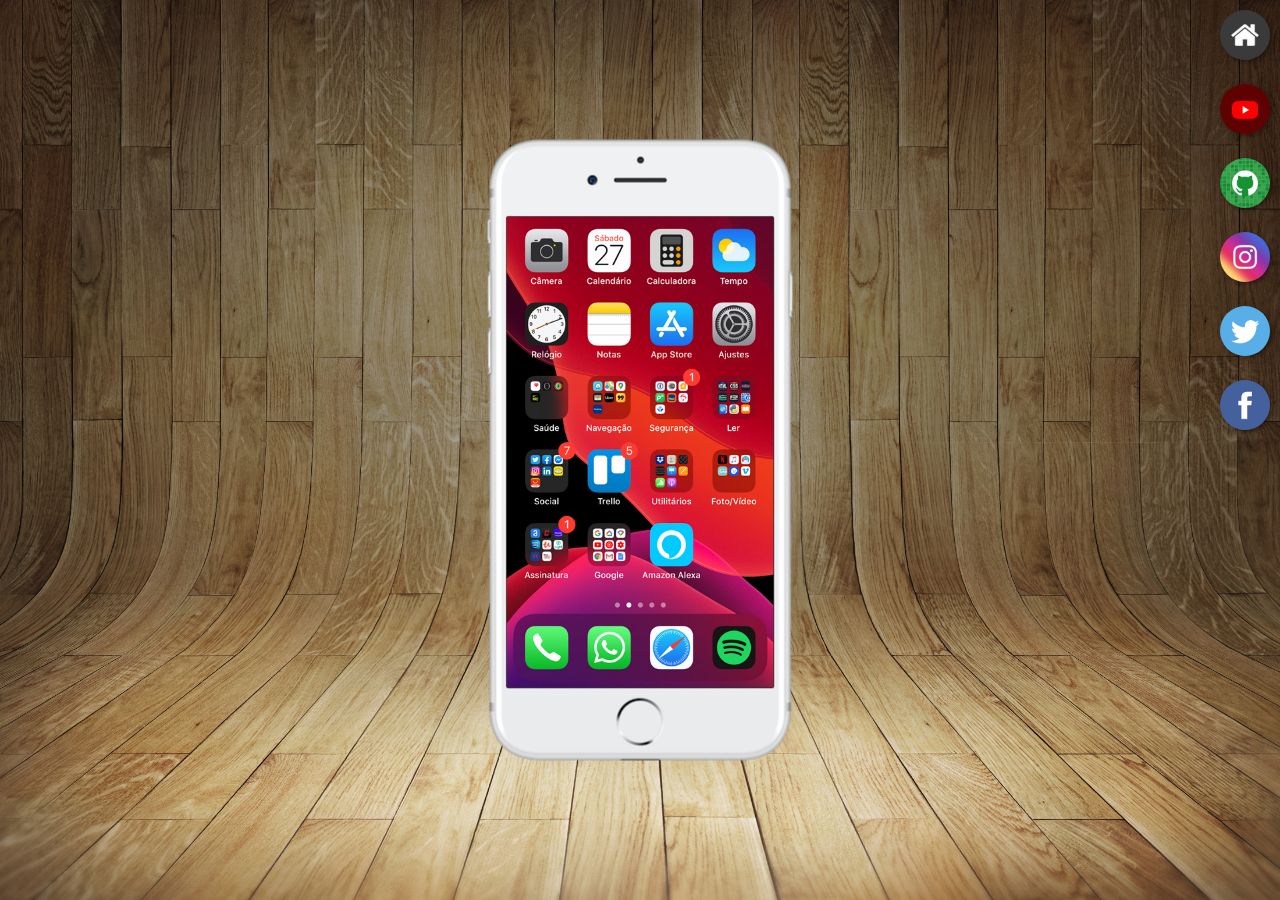
<file: index.html>
<!DOCTYPE html>
<html lang="pt-br">
<head>
    <meta charset="UTF-8">
    <meta name="viewport" content="width=device-width, initial-scale=1.0">
    <link rel="shortcut icon" href="favicon.ico" type="image/x-icon">
    <link rel="stylesheet" href="estilos/style.css">
    <title>Projeto Redes Sociais</title>
</head>
<body>
    <main>
        <section id="telefone">
            <iframe src="home.html" name="tela" id="tela" frameborder="0"></iframe>
        </section>
        <section id="redes-sociais">
            <a href="home.html" target="tela"><img src="imagens/logo-home.jpg" alt="Home"></a><br>
            <a href="youtube.html" target="tela"><img src="imagens/logo-youtube.jpg" alt="Youtube"></a><br>
            <a href="github.html" target="tela"><img src="imagens/logo-github.jpg" alt="GitHub"></a><br>
            <a href="instagram.html" target="tela"><img src="imagens/logo-instagram.jpg" alt="Instagram"></a><br>
            <a href="twitter.html" target="tela"><img src="imagens/logo-twitter.jpg" alt="Twitter"></a><br>
            <a href="facebook.html" target="tela"><img src="imagens/logo-facebook.jpg" alt="Facebook"></a>

        </section>
    </main>
</body>
</html>
</file>
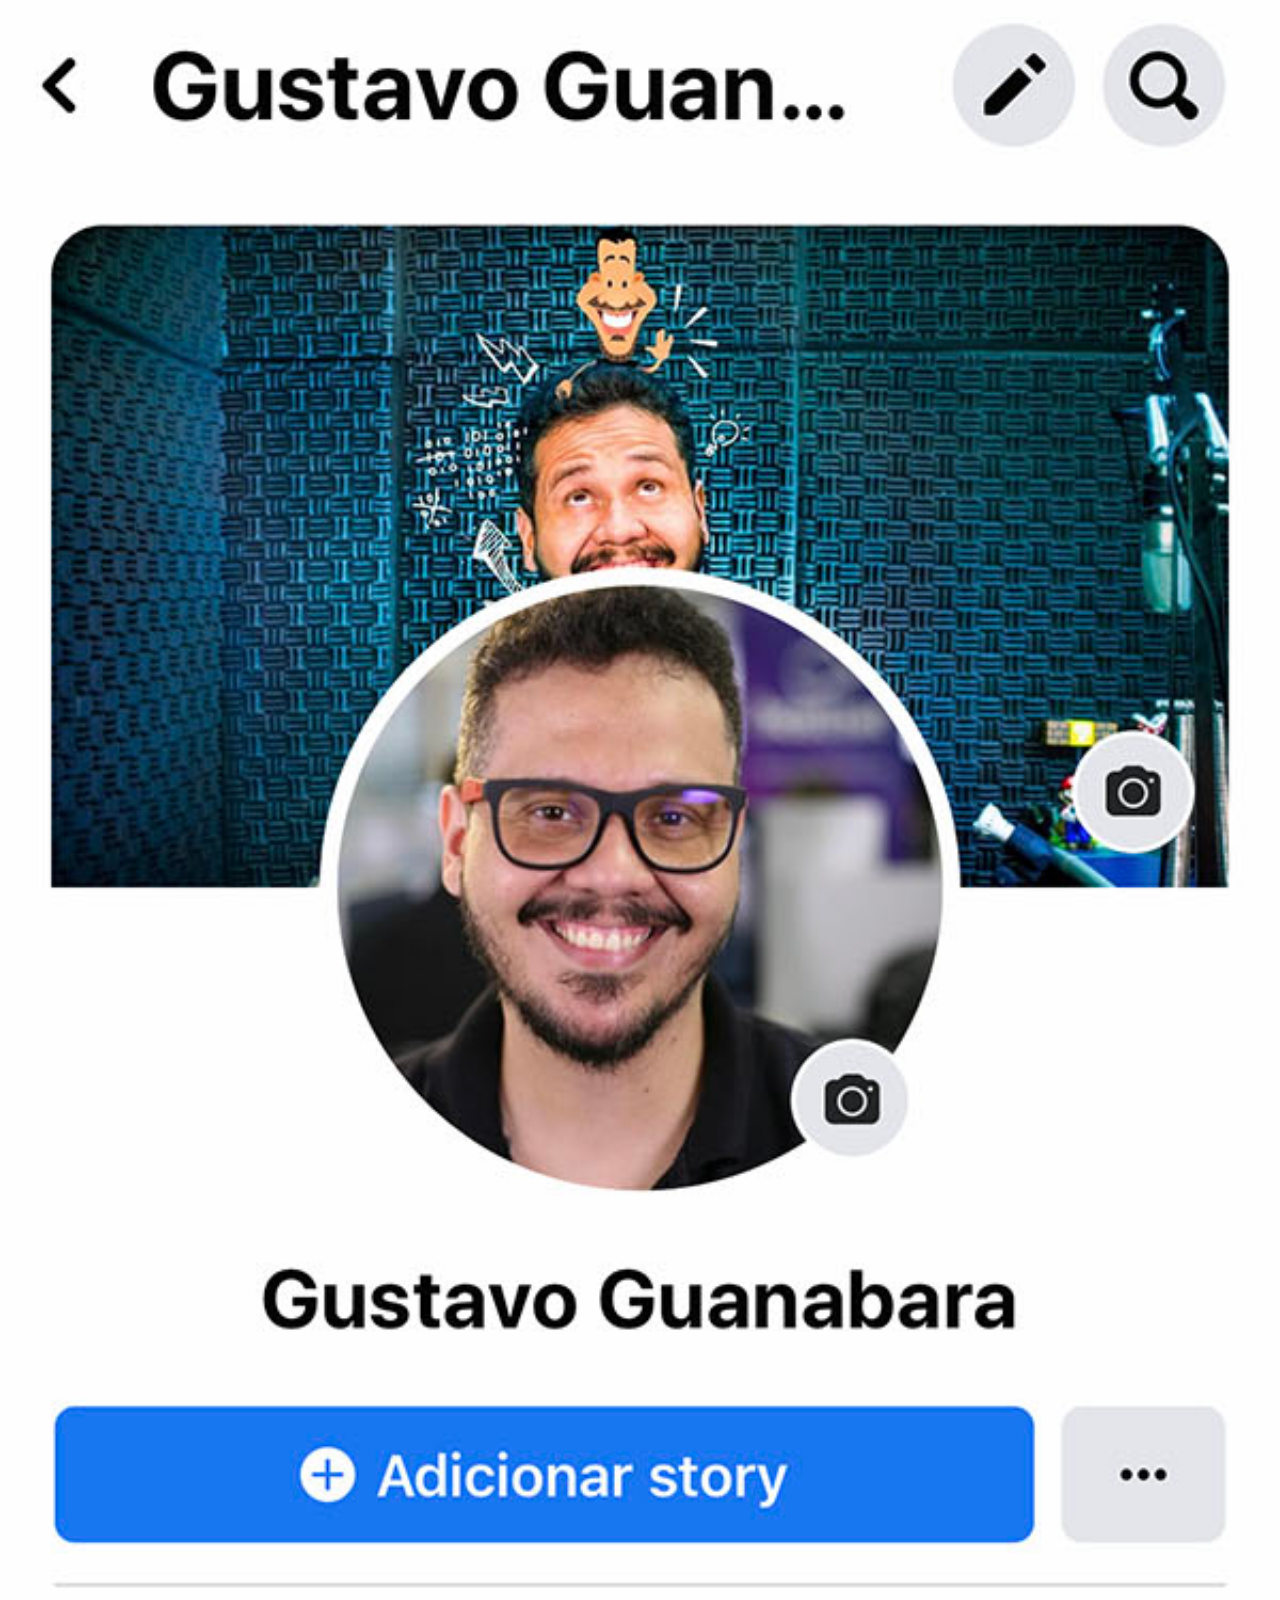
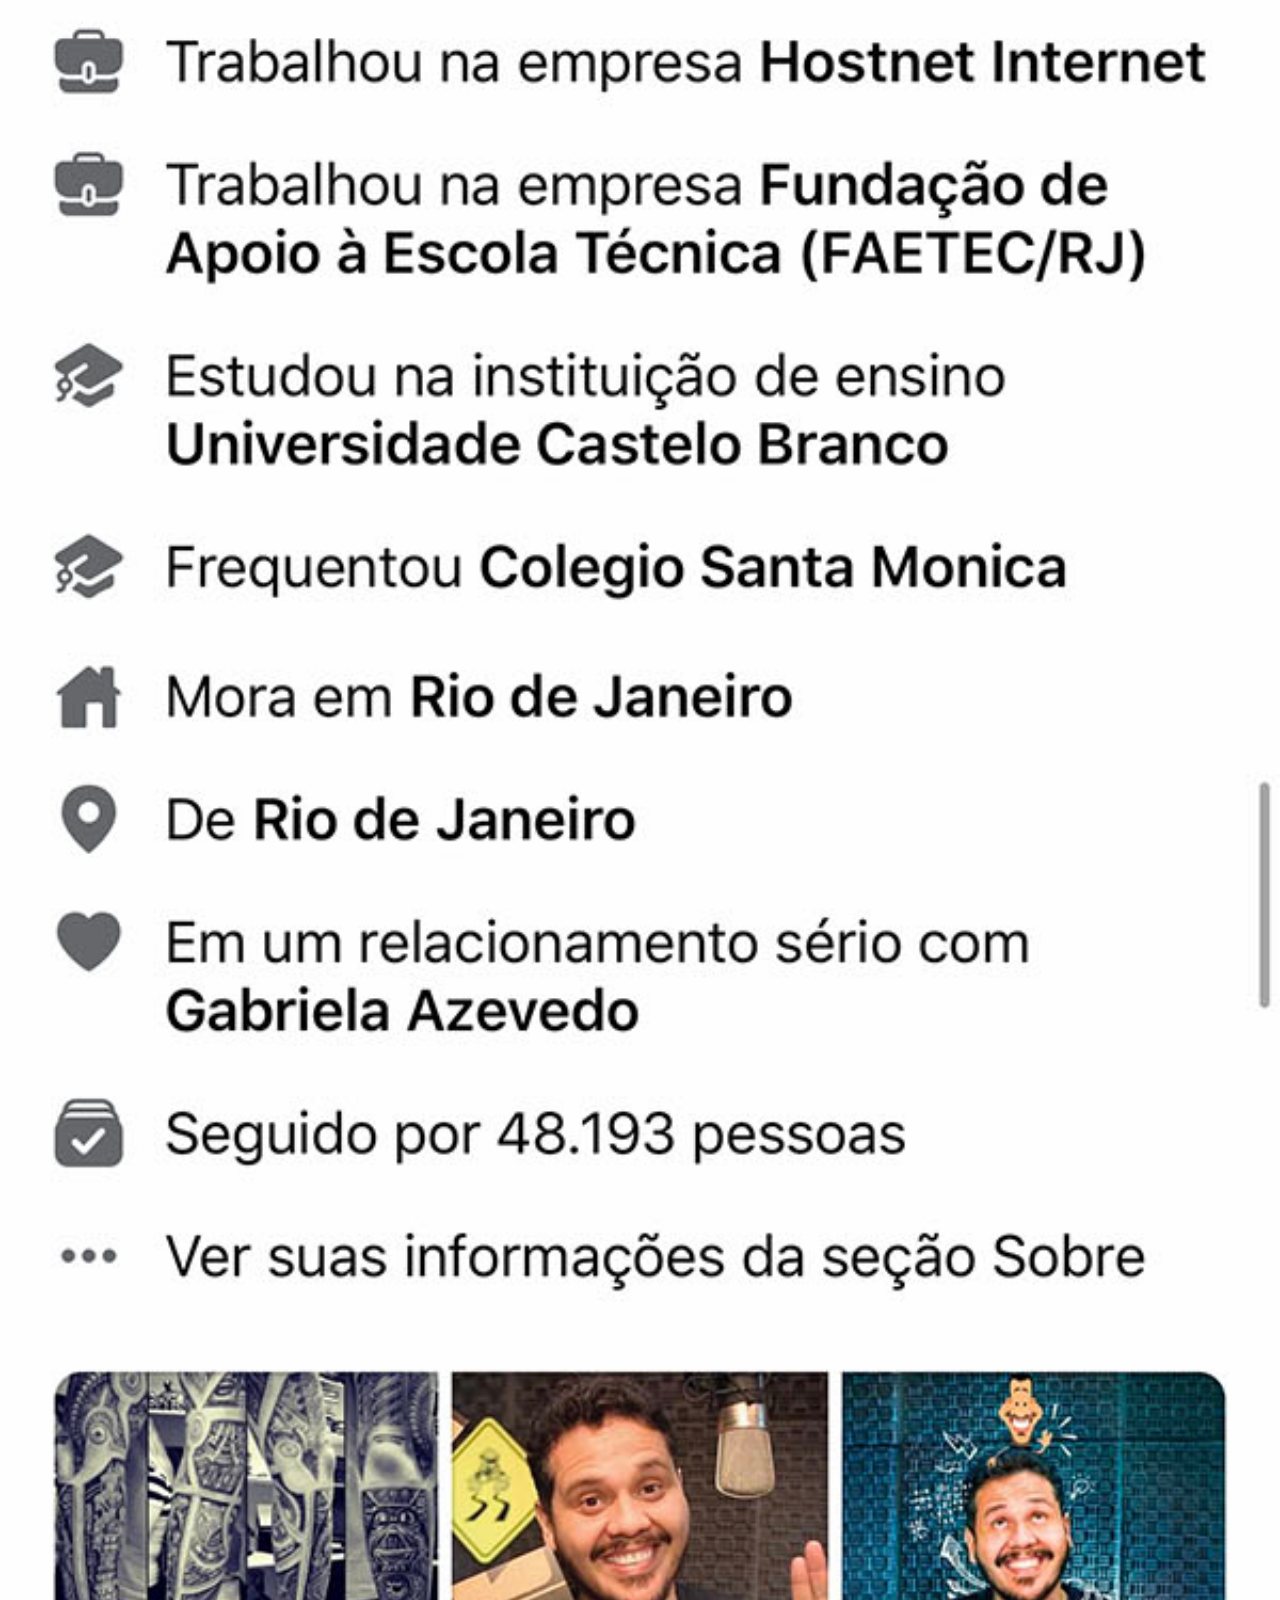
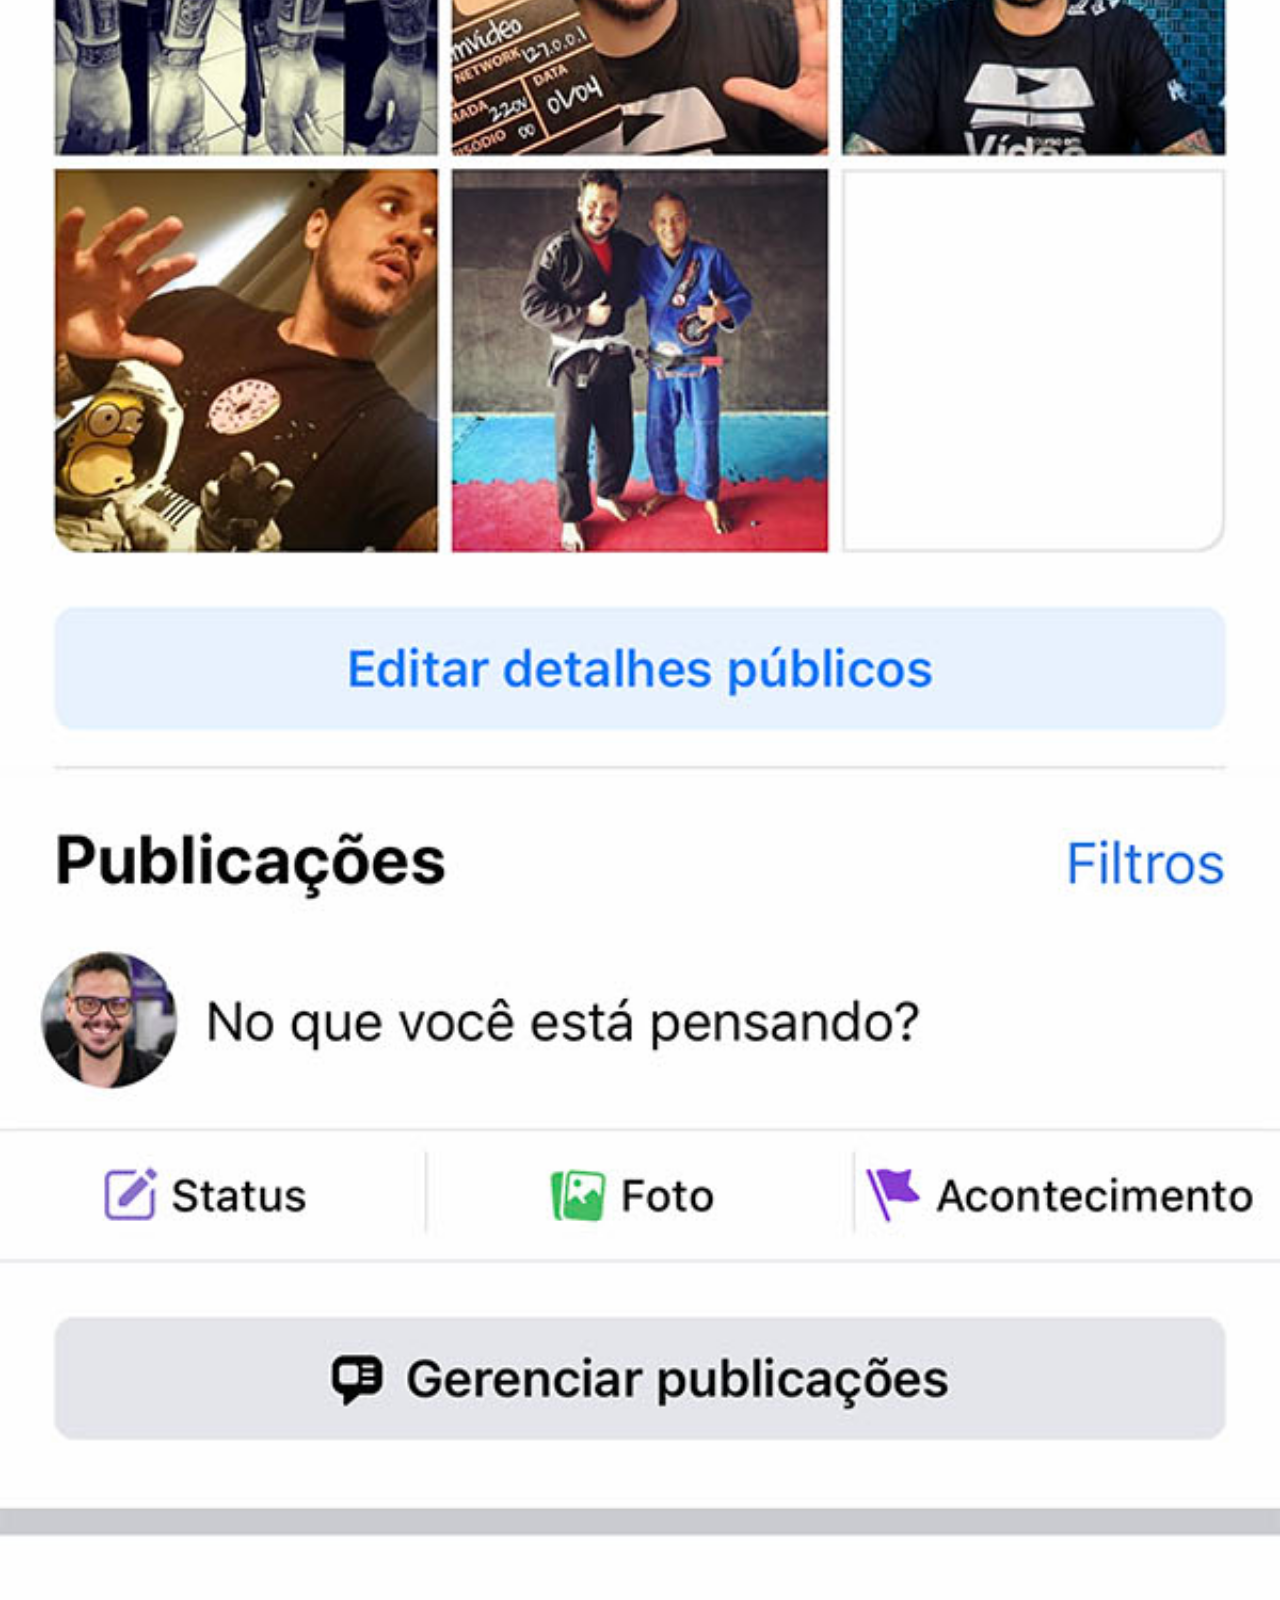
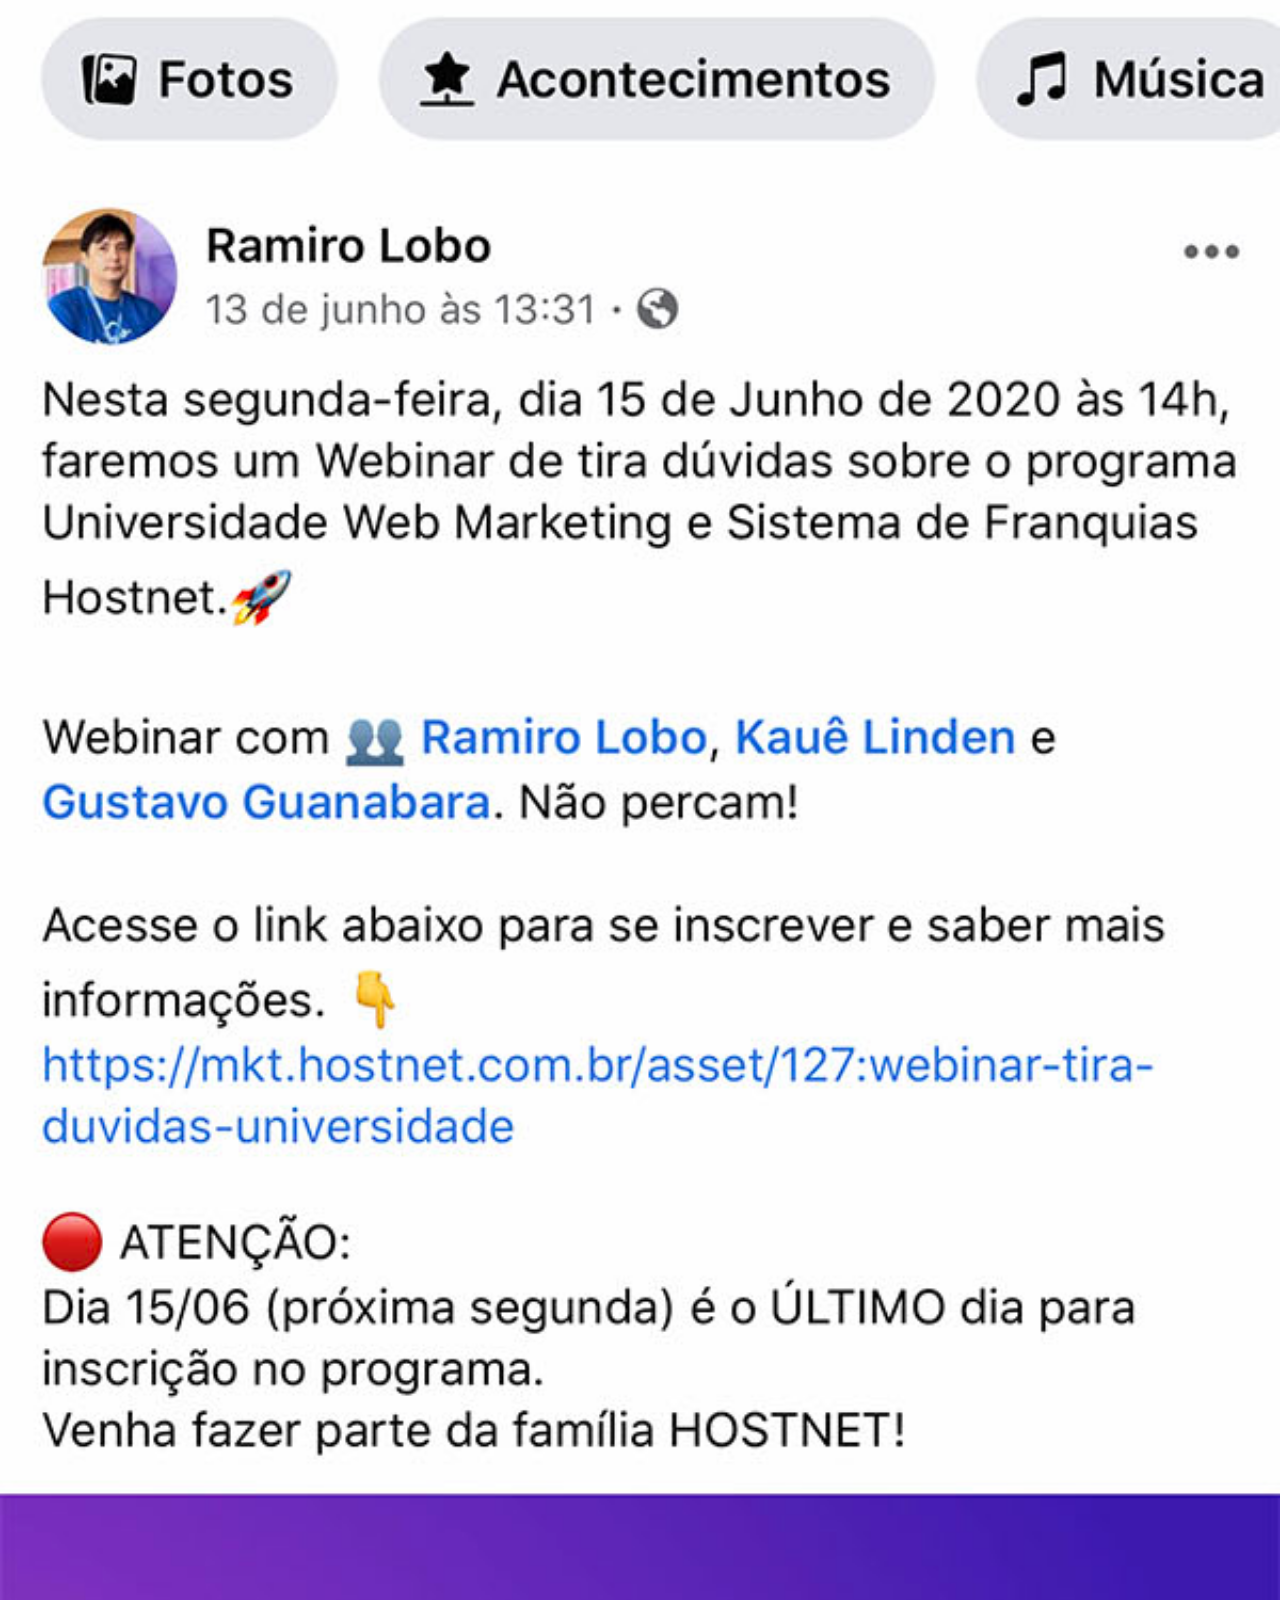
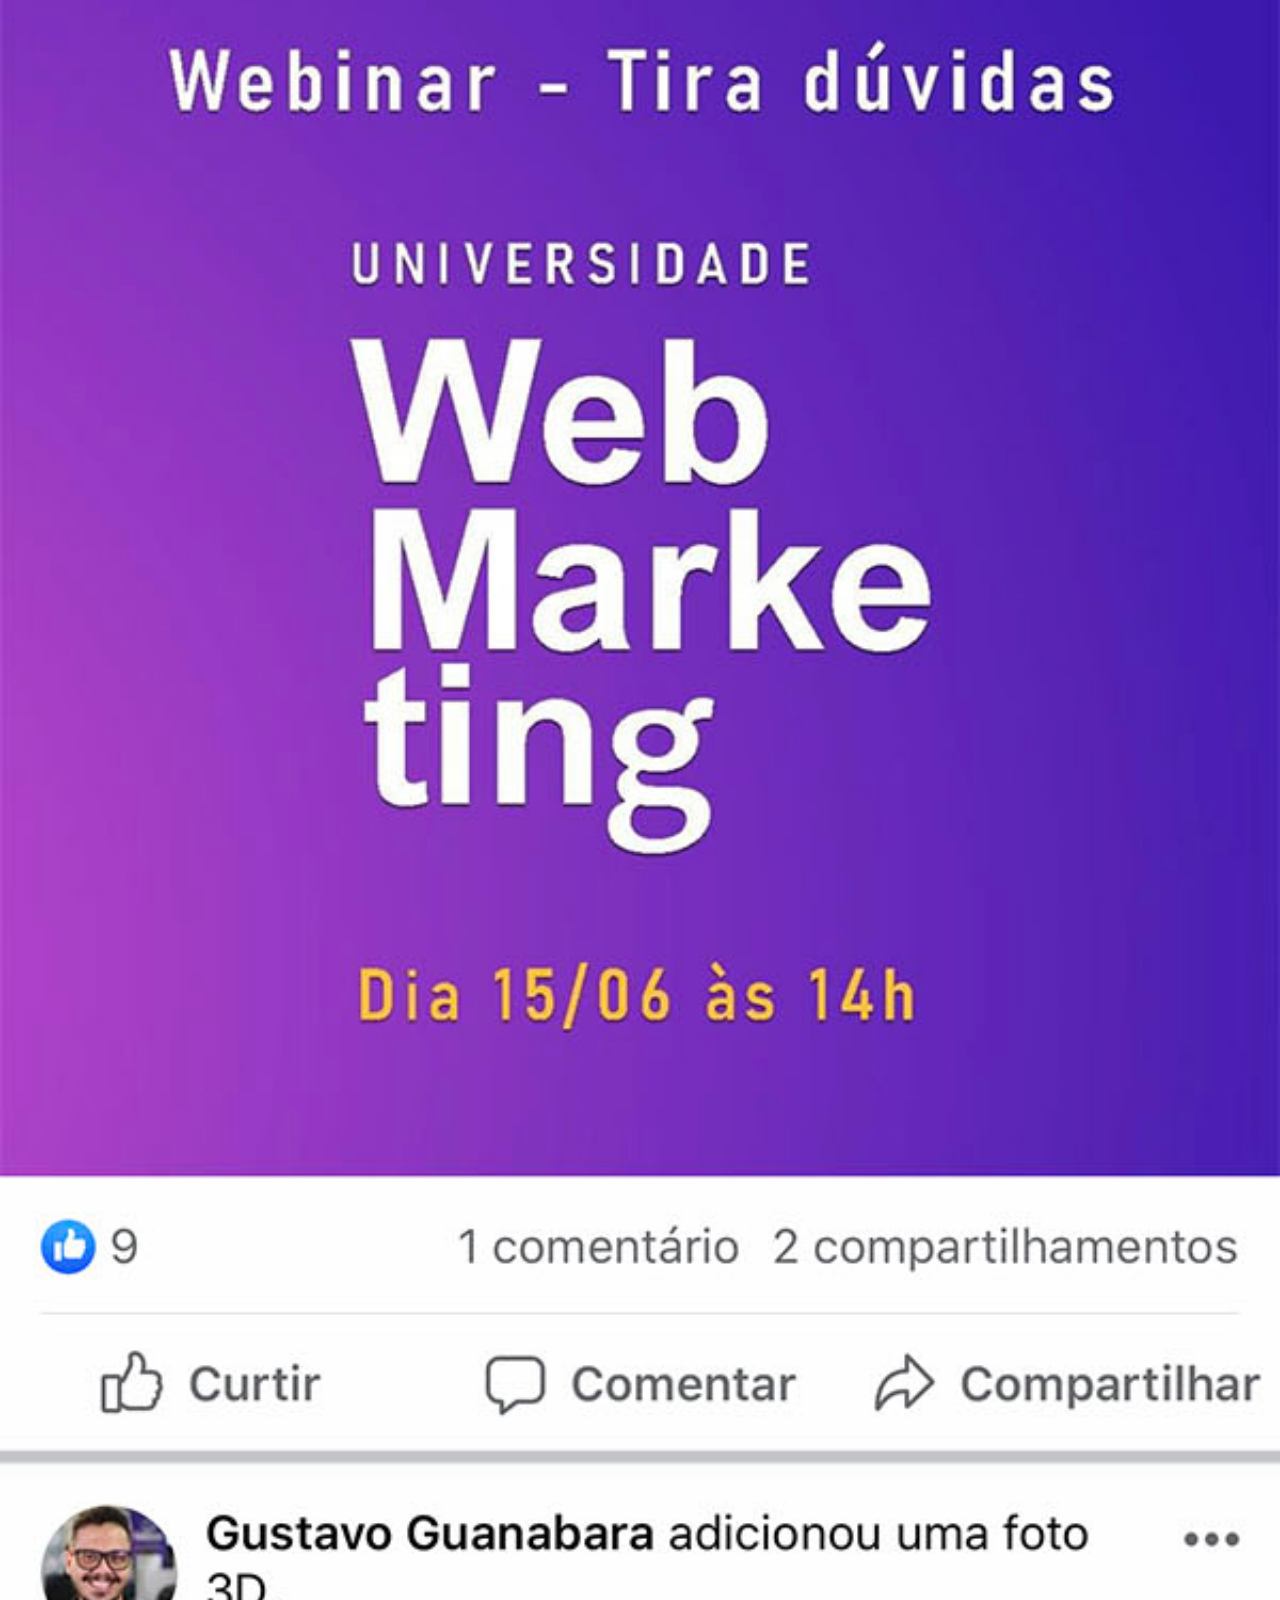
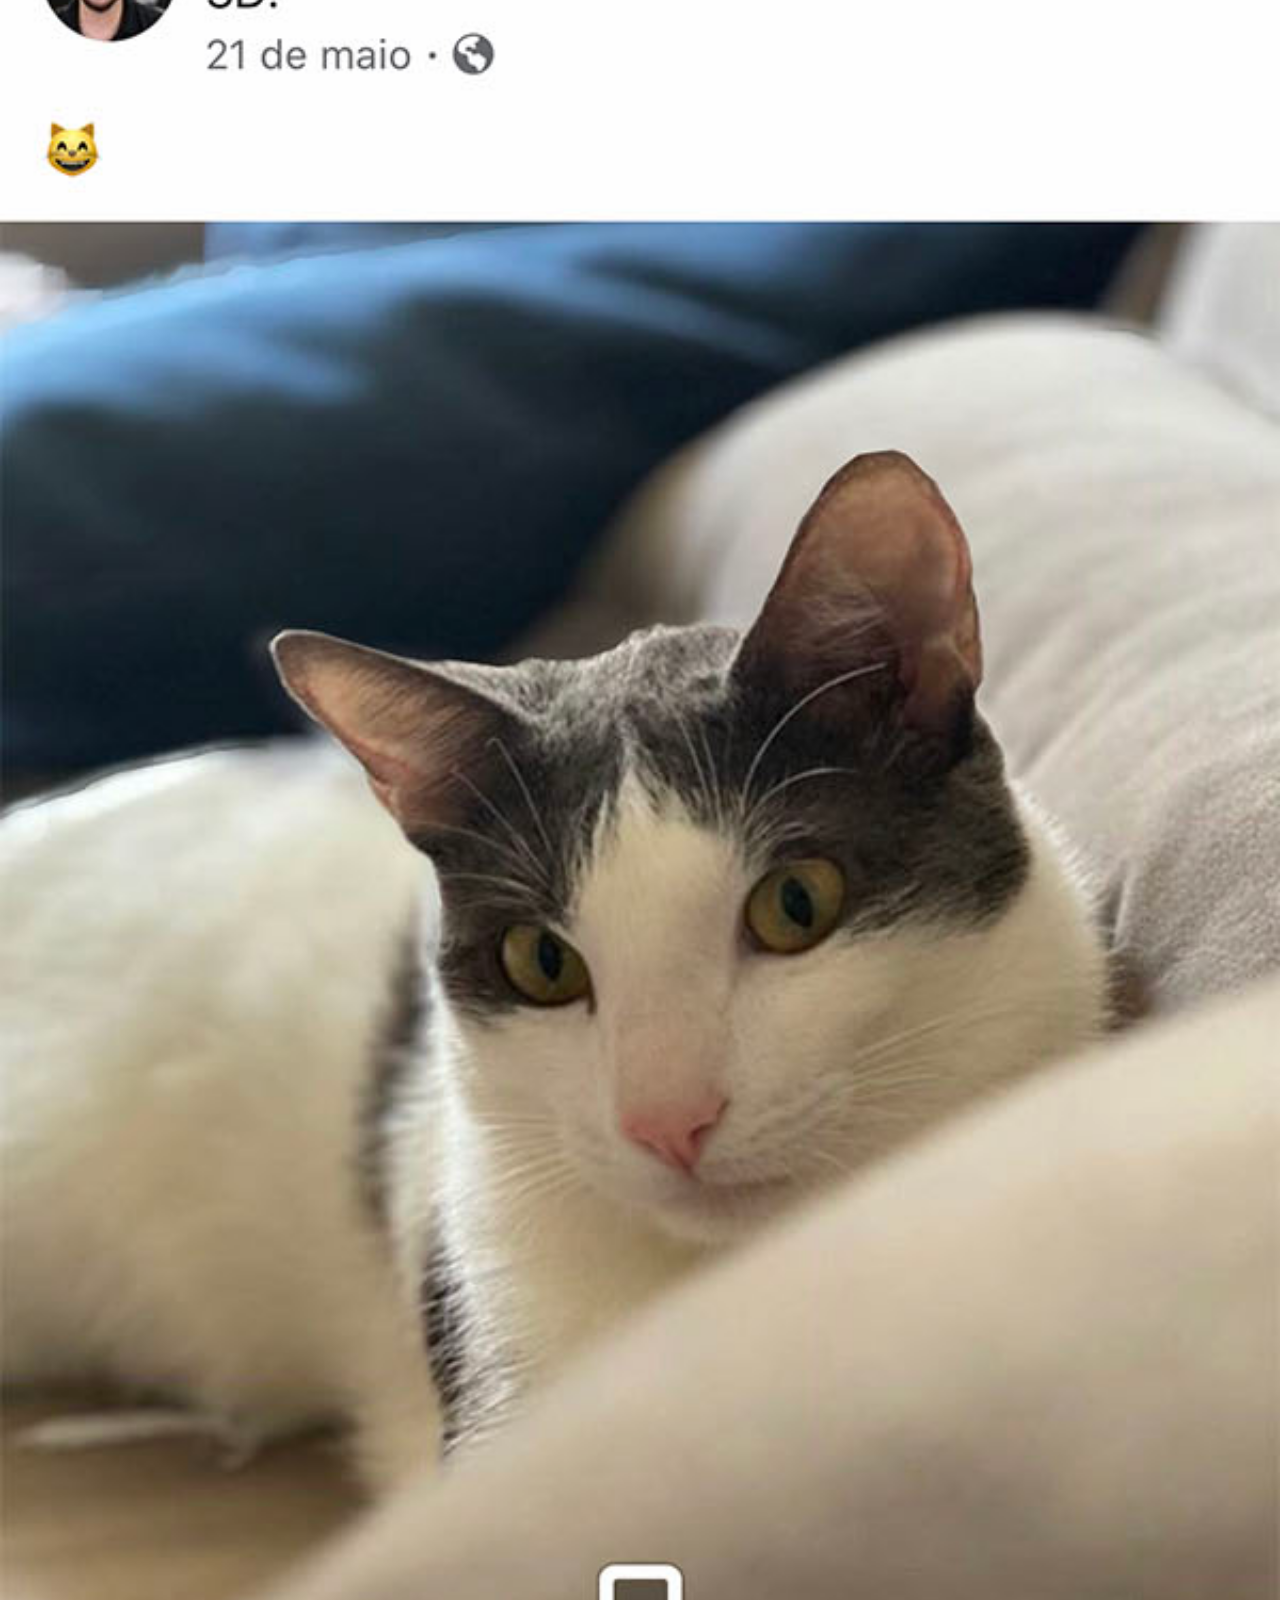
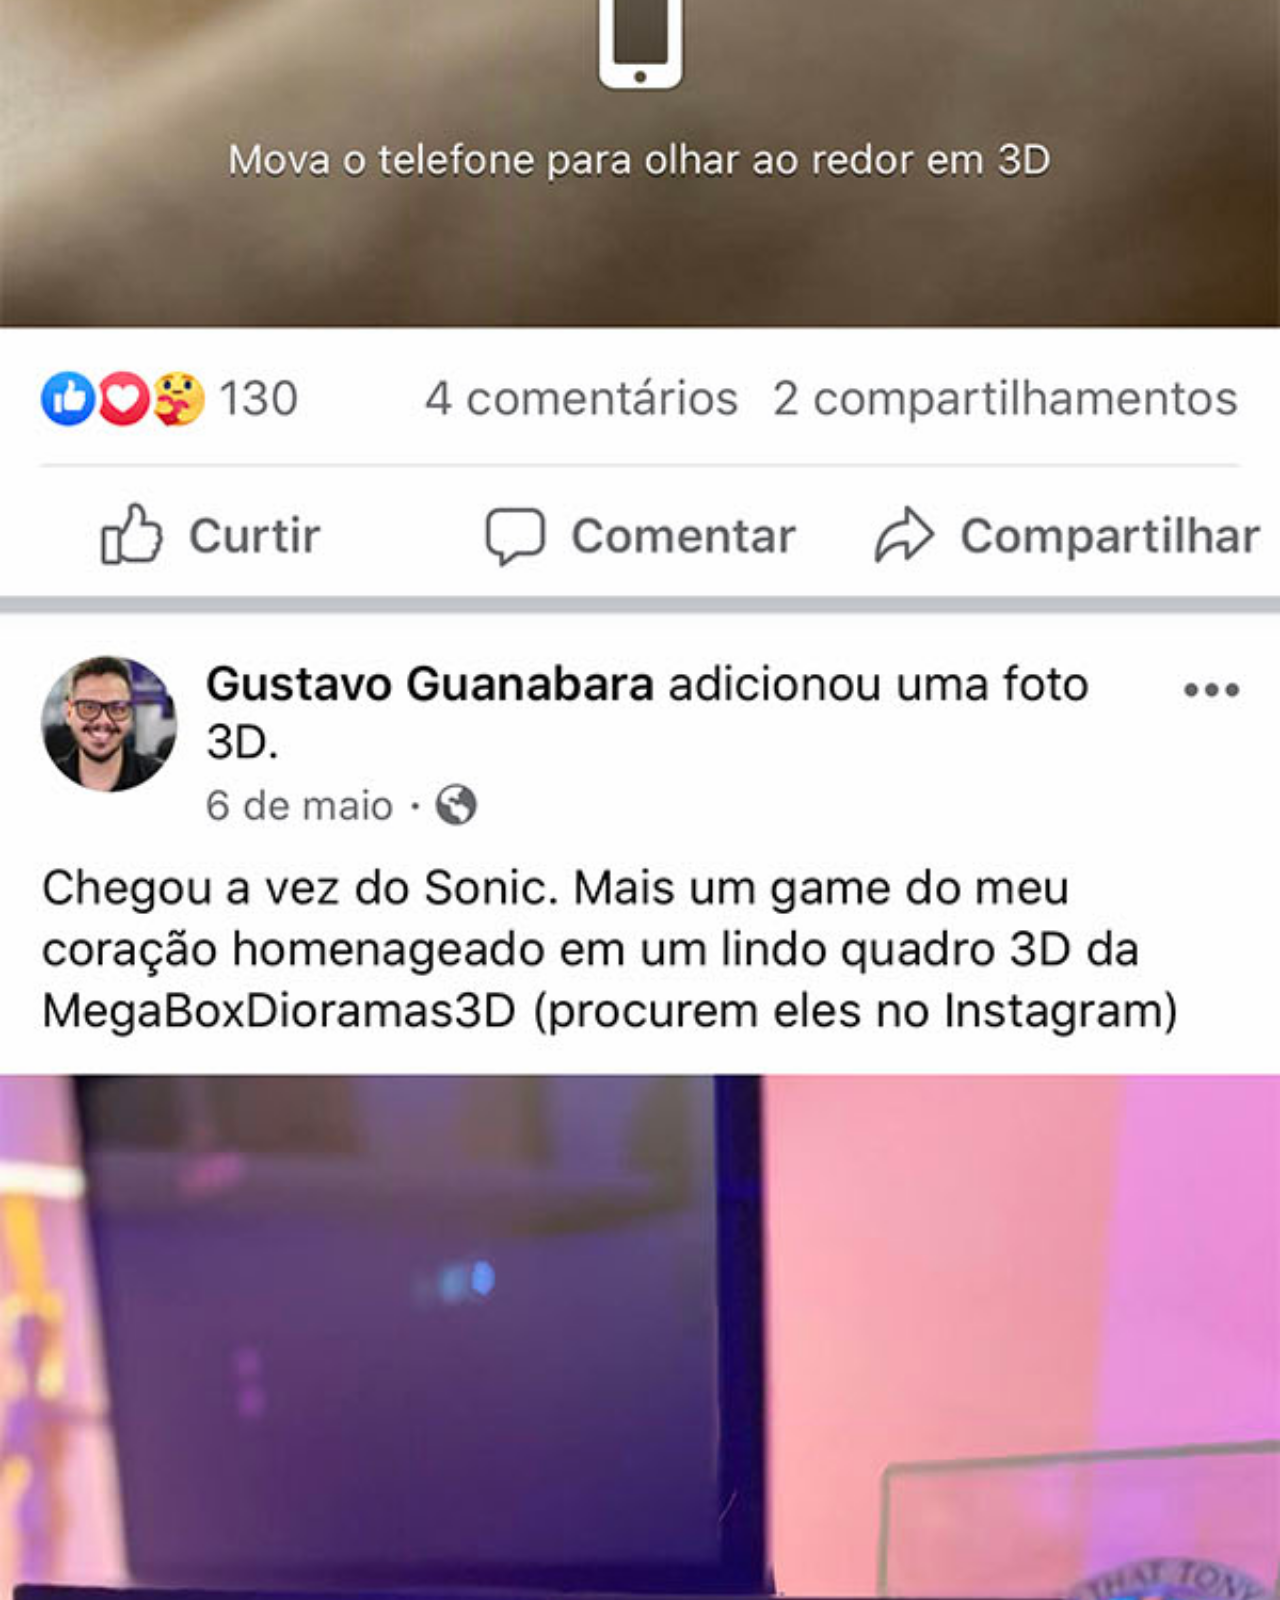
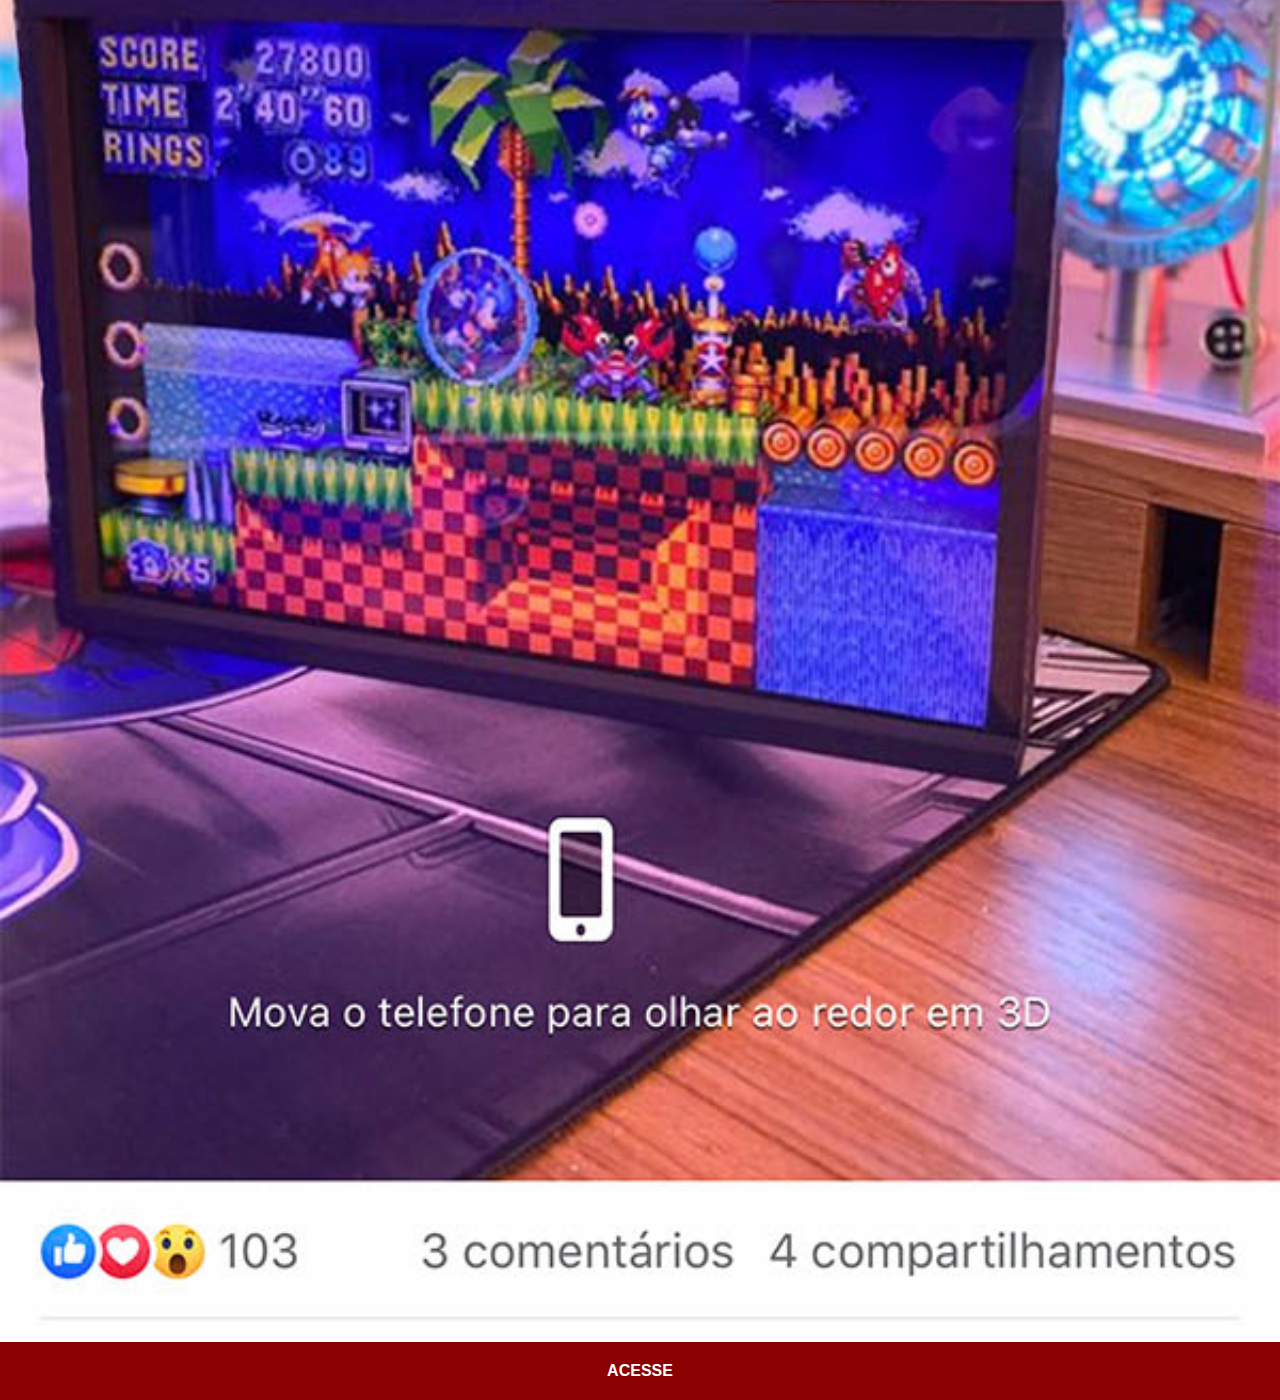
<file: facebook.html>
<!DOCTYPE html>
<html lang="pt-br">
<head>
    <meta charset="UTF-8">
    <meta name="viewport" content="width=device-width, initial-scale=1.0">
    <title>Facebook</title>
    <link rel="stylesheet" href="estilo/social.css">

</head>
<body>
    <img src="imagens/tela-facebook.jpg" alt="Facebook">
    <a href="https://www.facebook.com/gustavoguanabara"target="_blank">ACESSE</a>
</body>
</html>
</file>
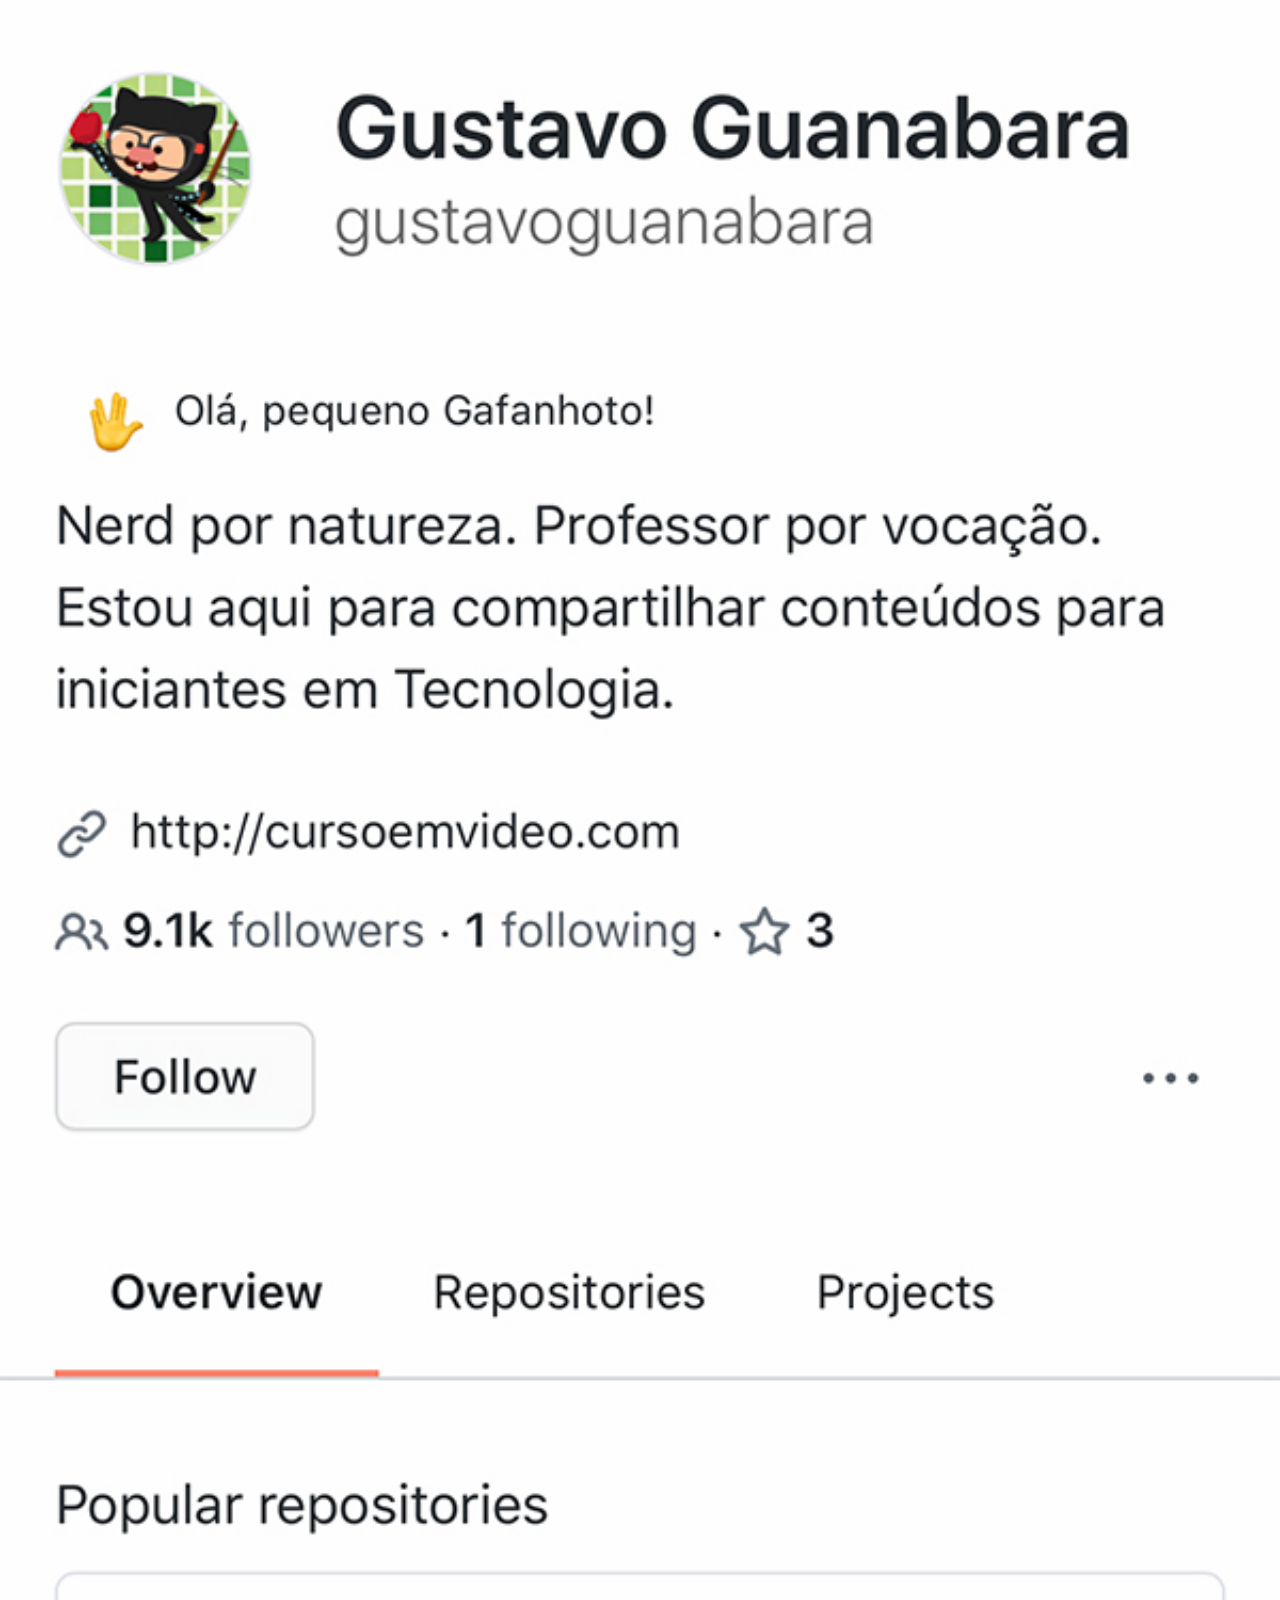
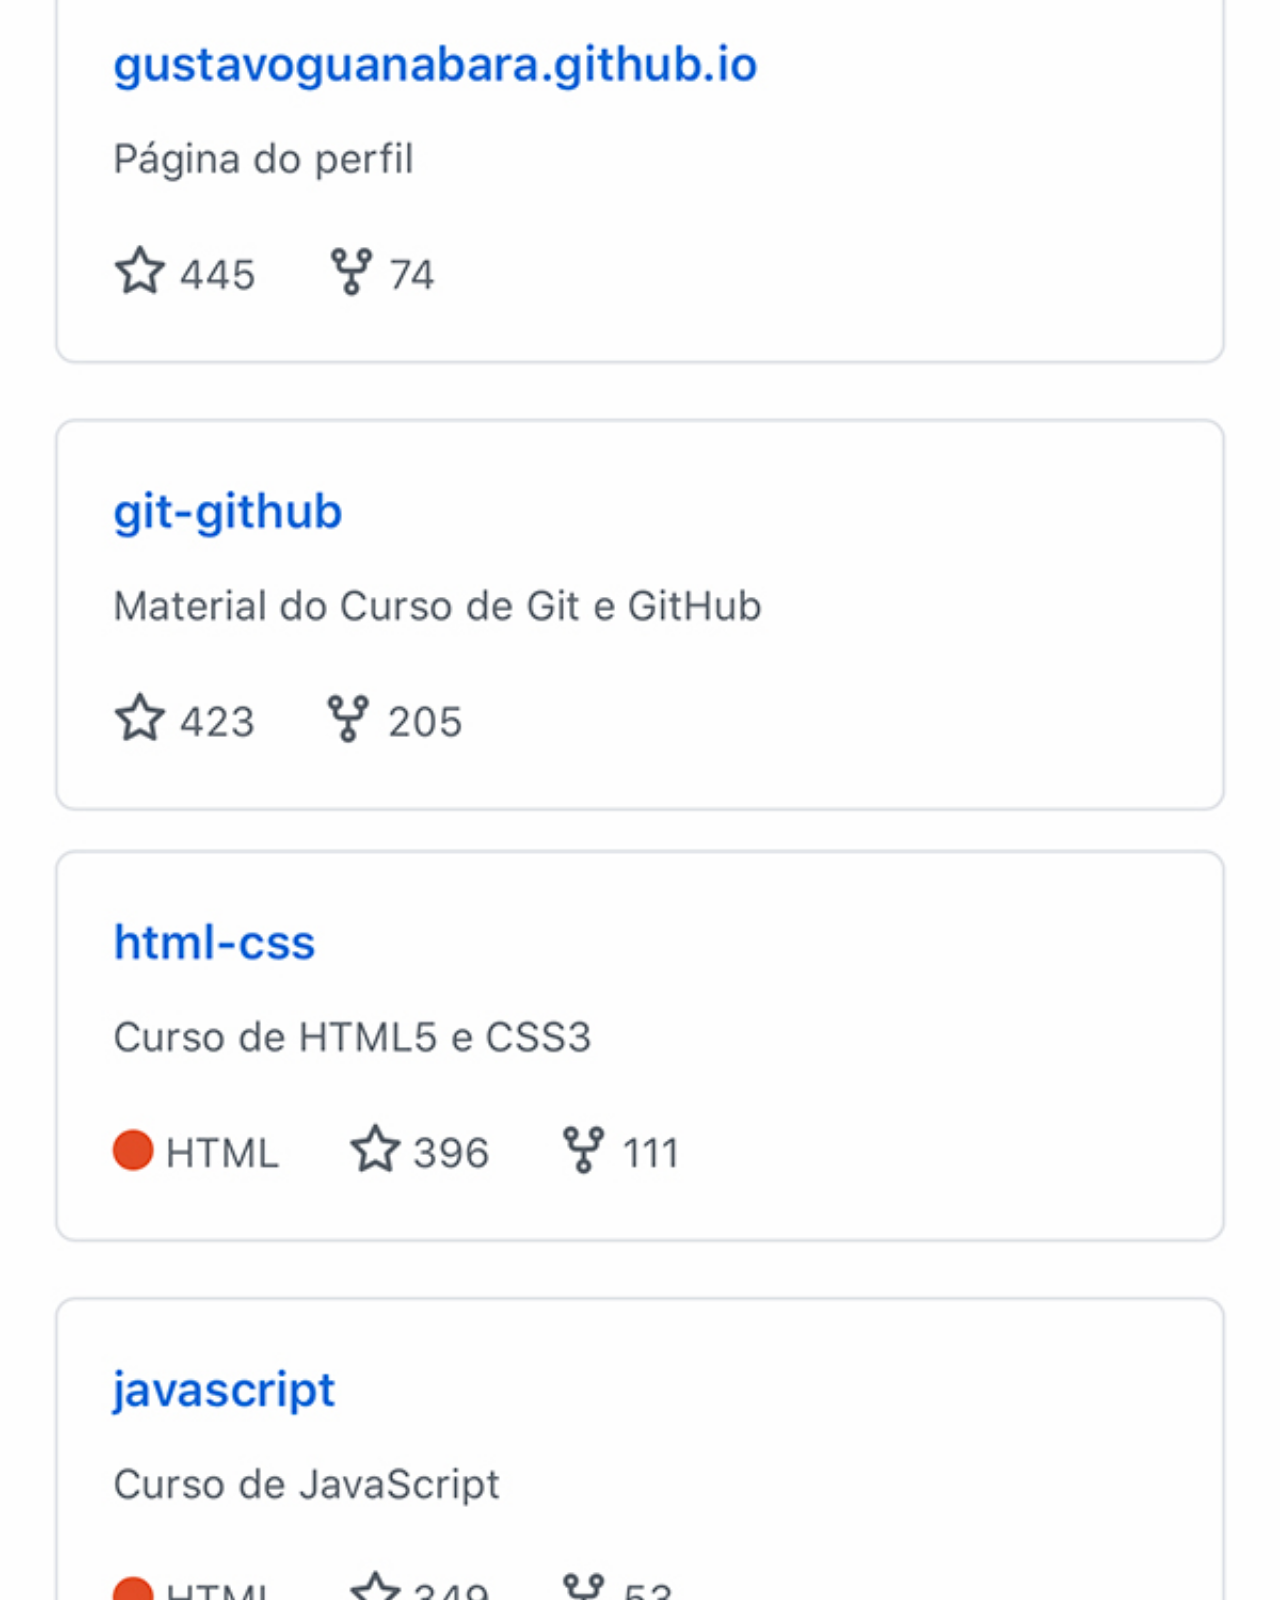
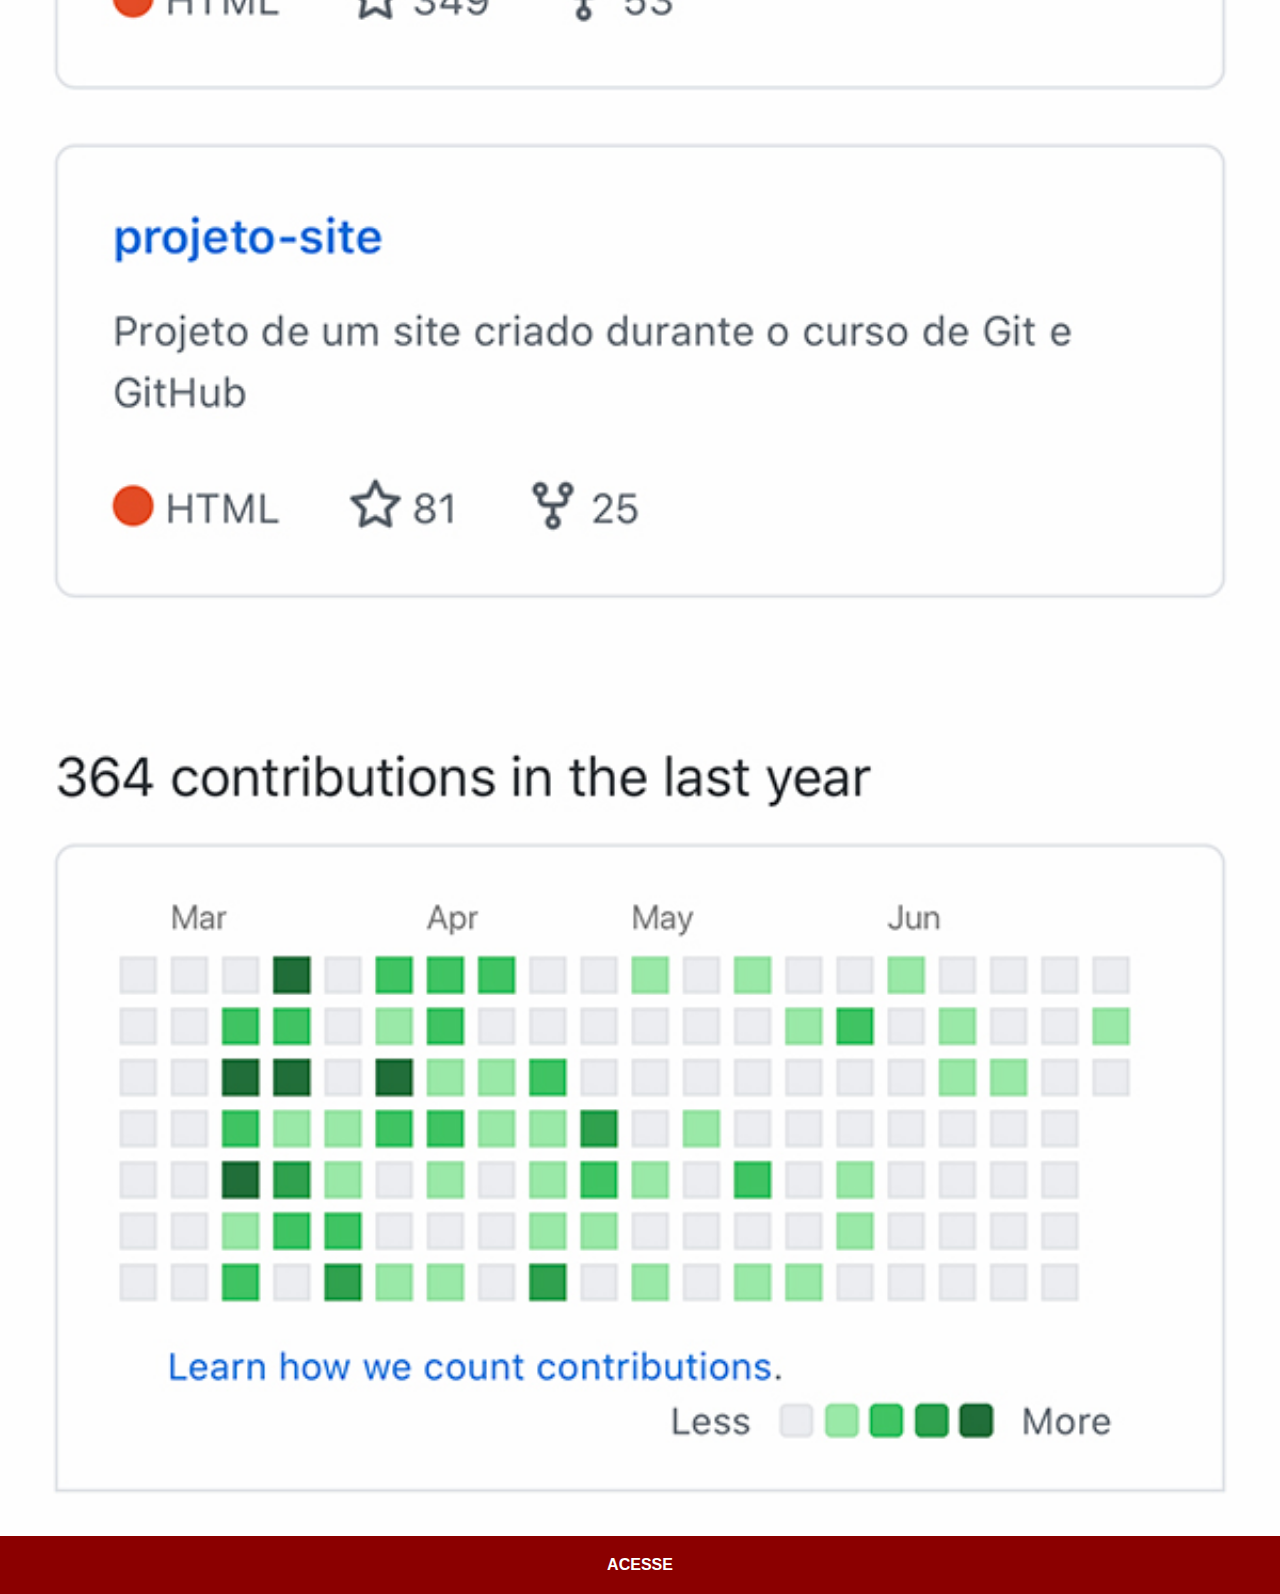
<file: github.html>
<!DOCTYPE html>
<html lang="pt-br">
<head>
    <meta charset="UTF-8">
    <meta name="viewport" content="width=device-width, initial-scale=1.0">
    <title>GitHub</title>
    <link rel="stylesheet" href="estilo/social.css">
</head>
<body>
    <img src="imagens/tela-github.jpg" alt="GitHub">
    <a href="https://github.com/gustavoguanabara" target="_blank">ACESSE</a>
</body>
</html>
</file>
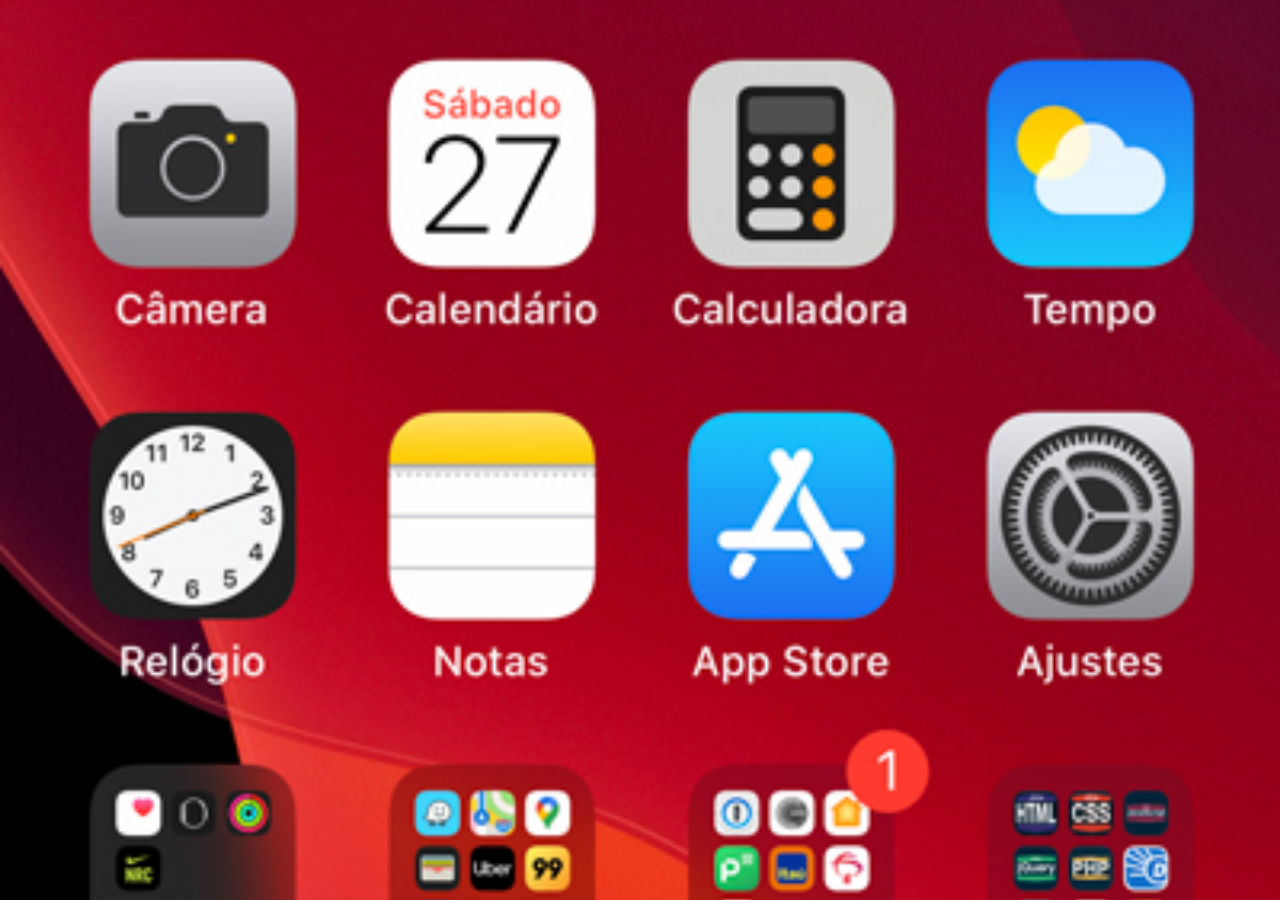
<file: home.html>
<!DOCTYPE html>
<html lang="pt-br">
<head>
    <meta charset="UTF-8">
    <meta name="viewport" content="width=device-width, initial-scale=1.0">
    <title>Home</title>
</head>
<style>
    * {
        margin: 0px;
        padding: 0px;
    }

    body {
        width: 100vw;
        height: 100vh;
        background: black url('imagens/tela-home.jpg') no-repeat
        top center;
        background-size: cover;
    }
</style>
<body>
    
</body>
</html>
</file>
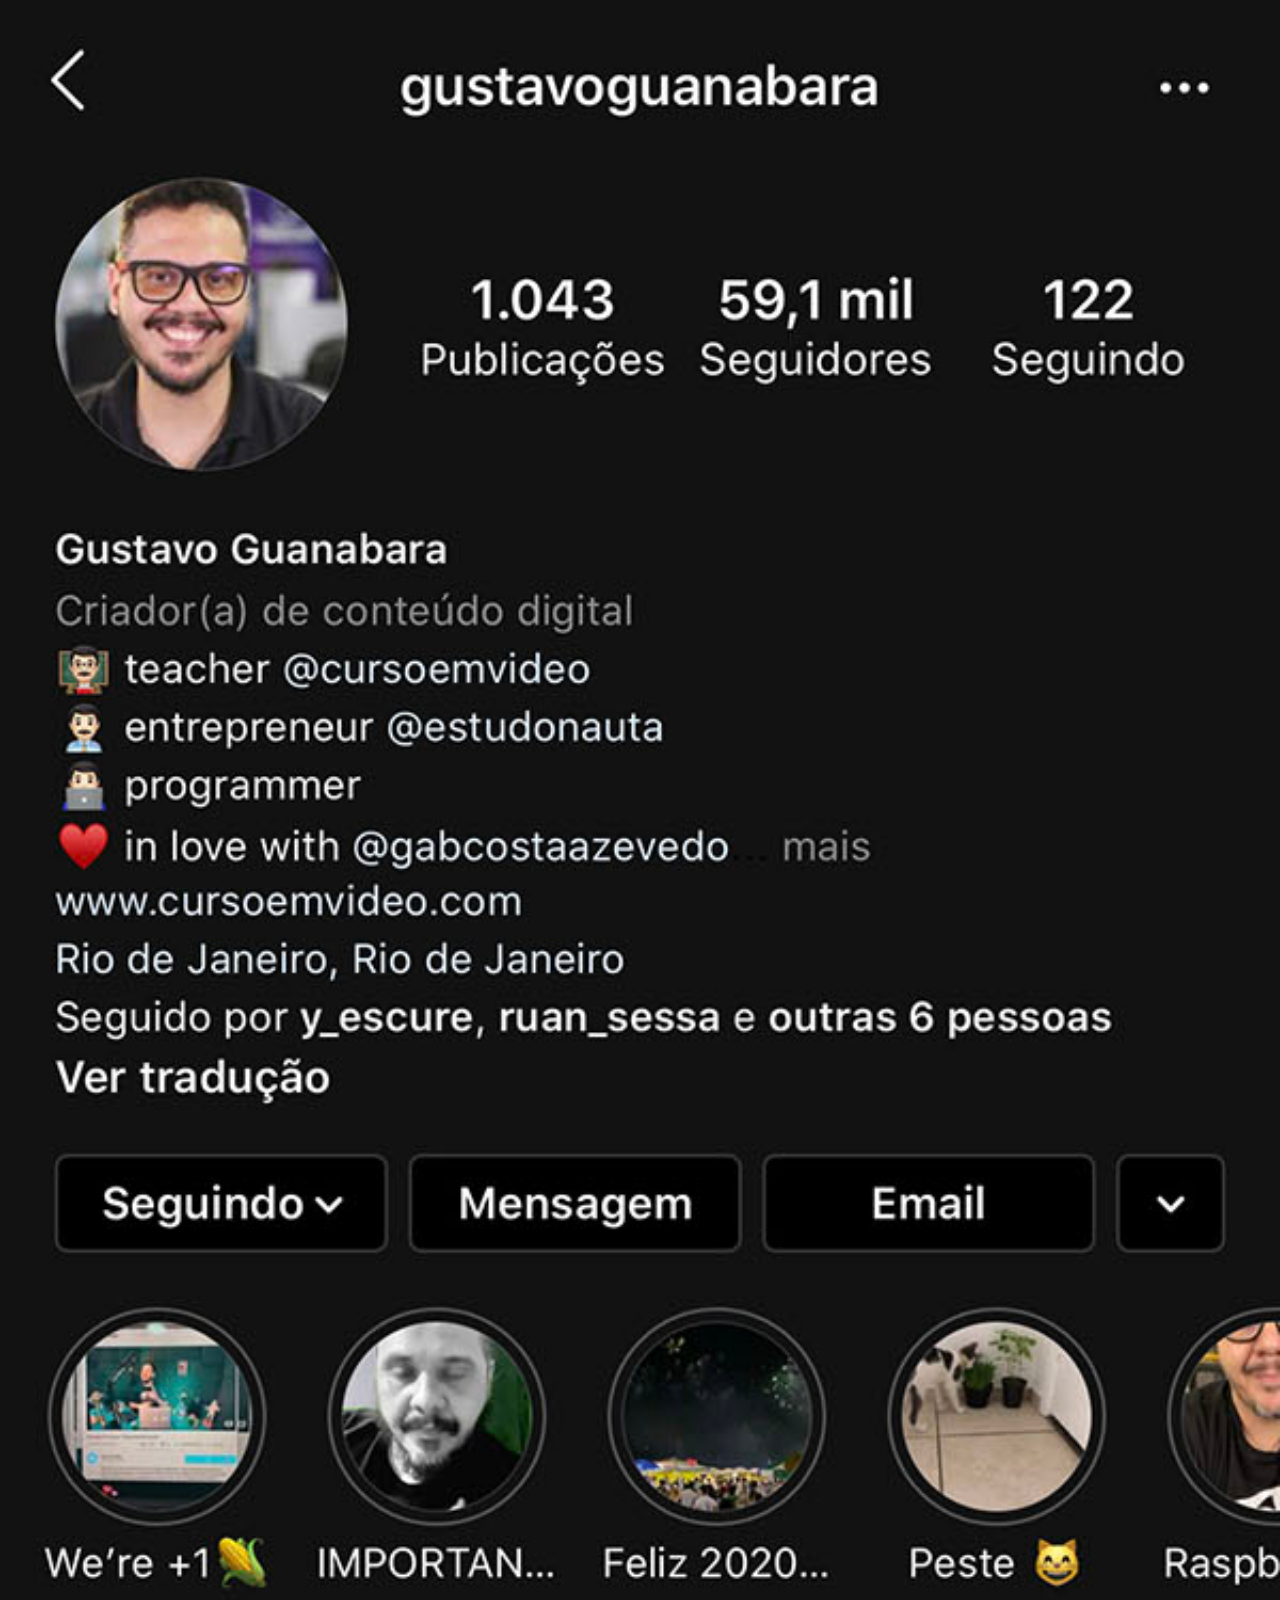
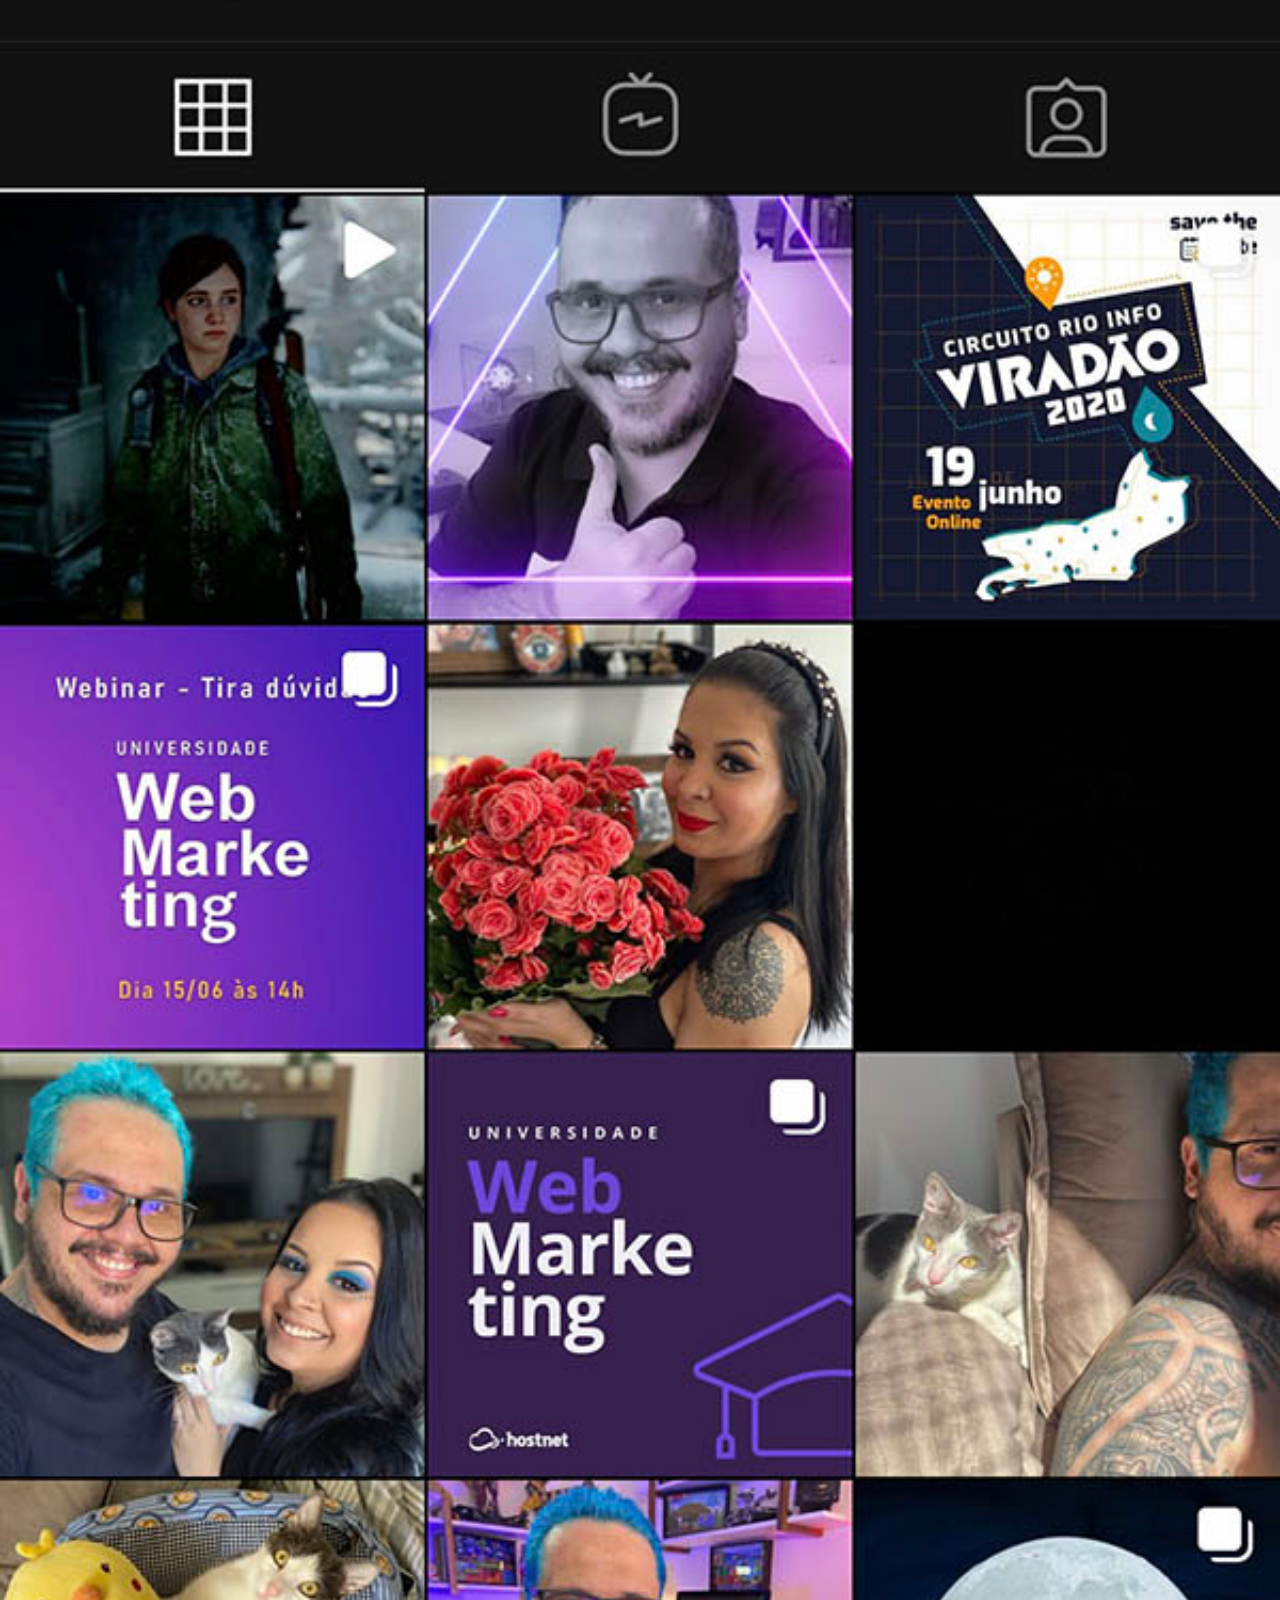
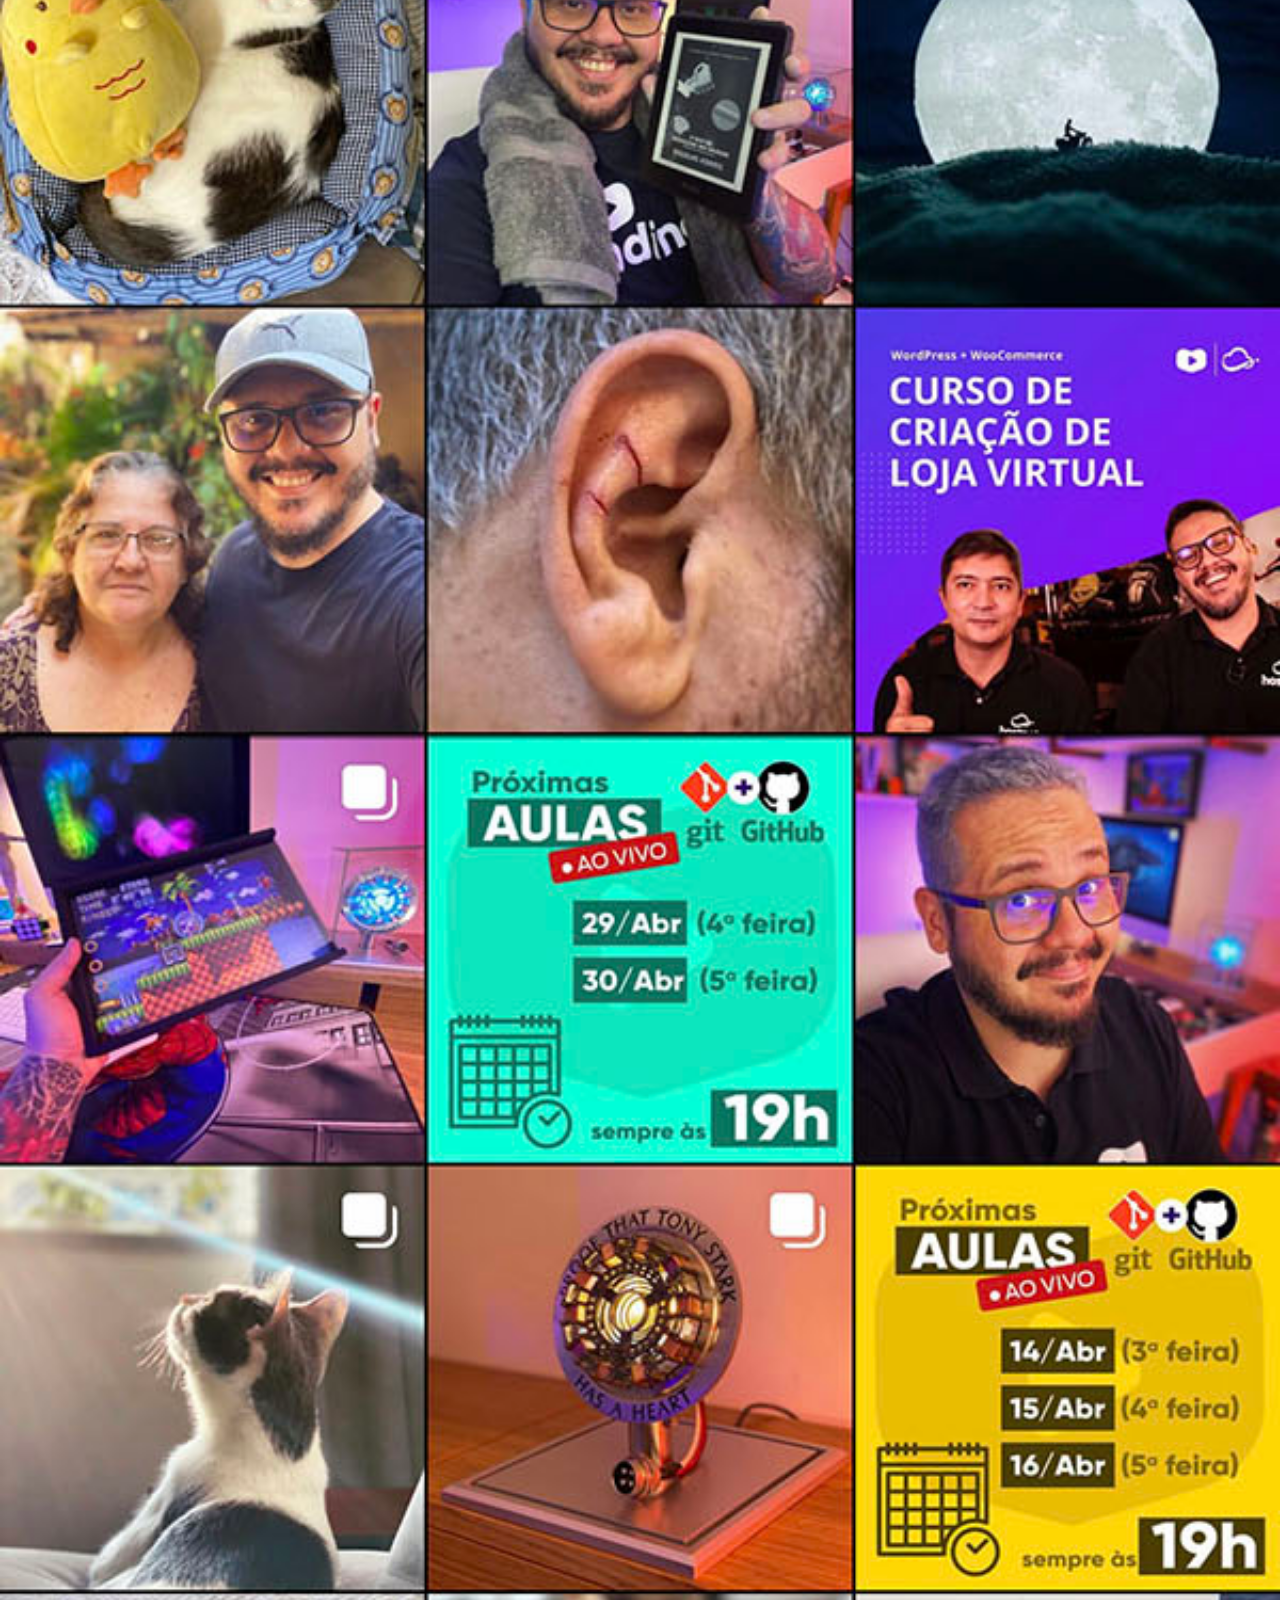
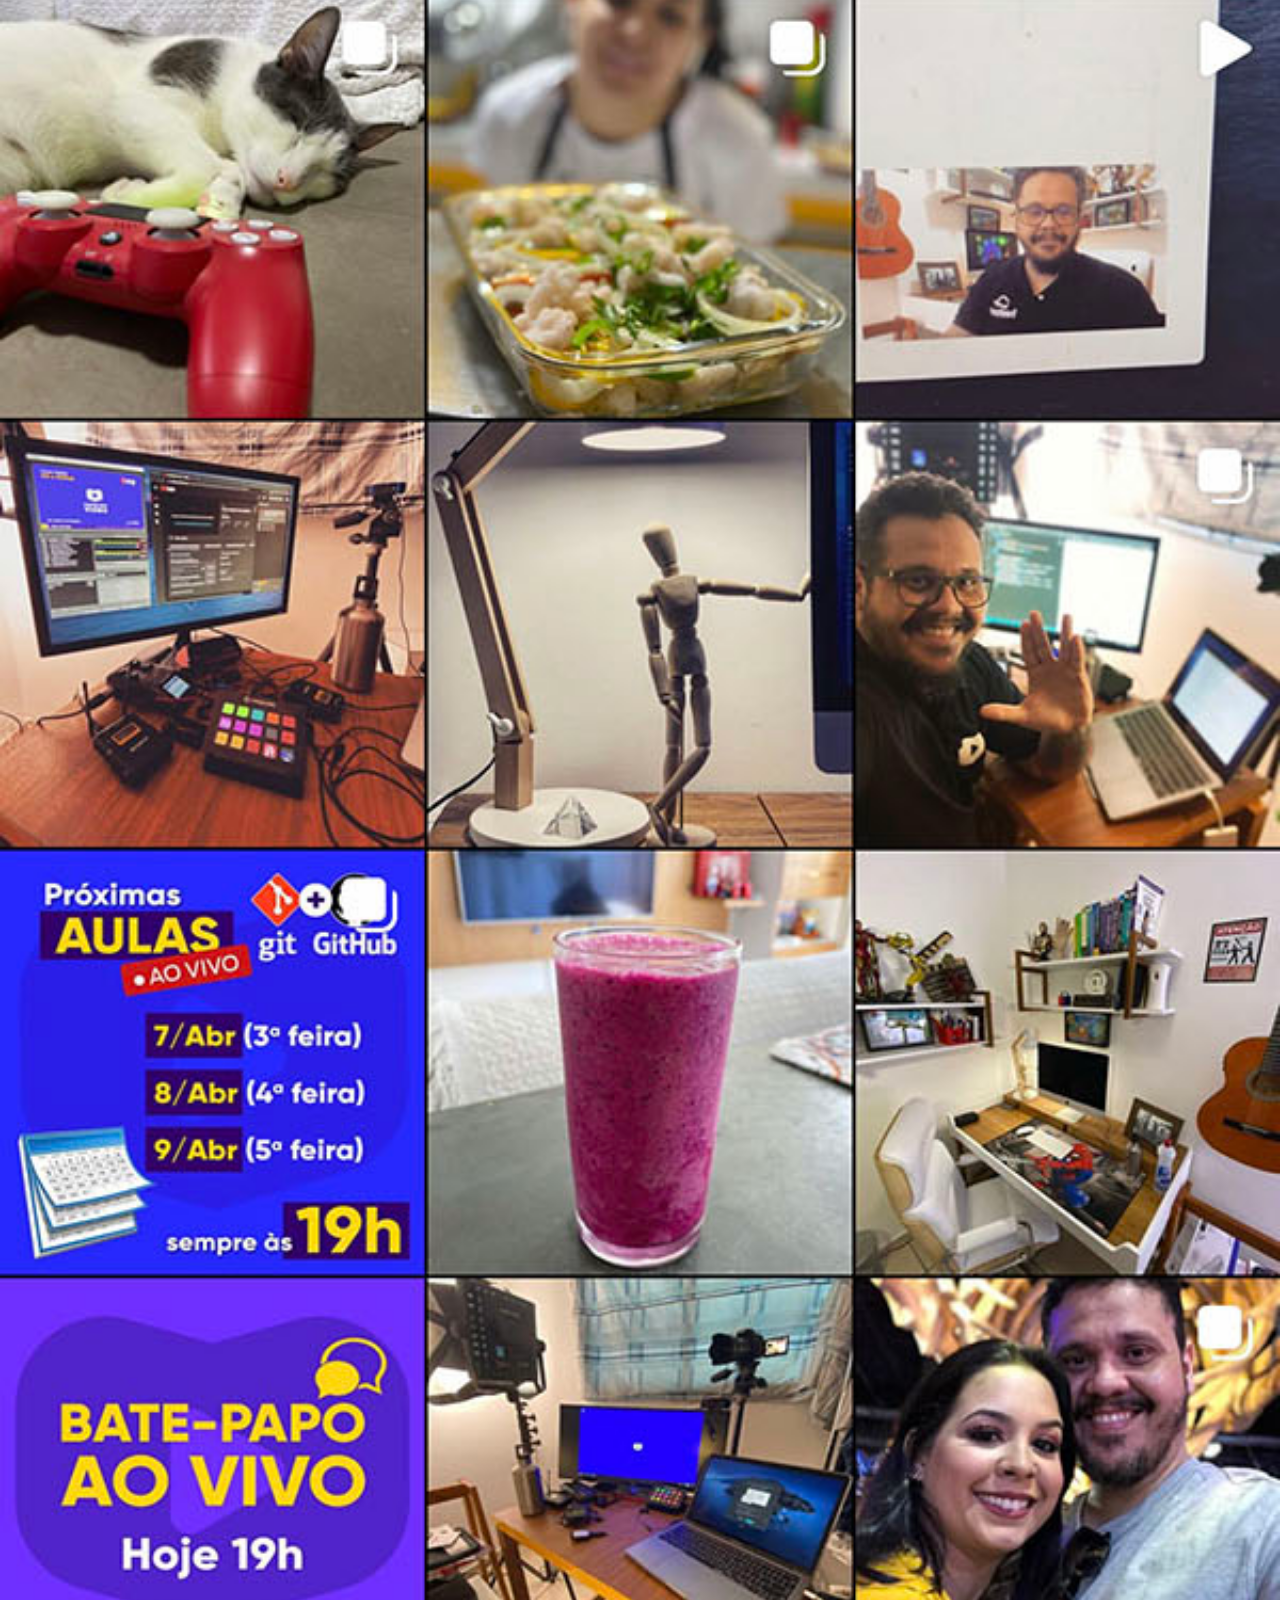
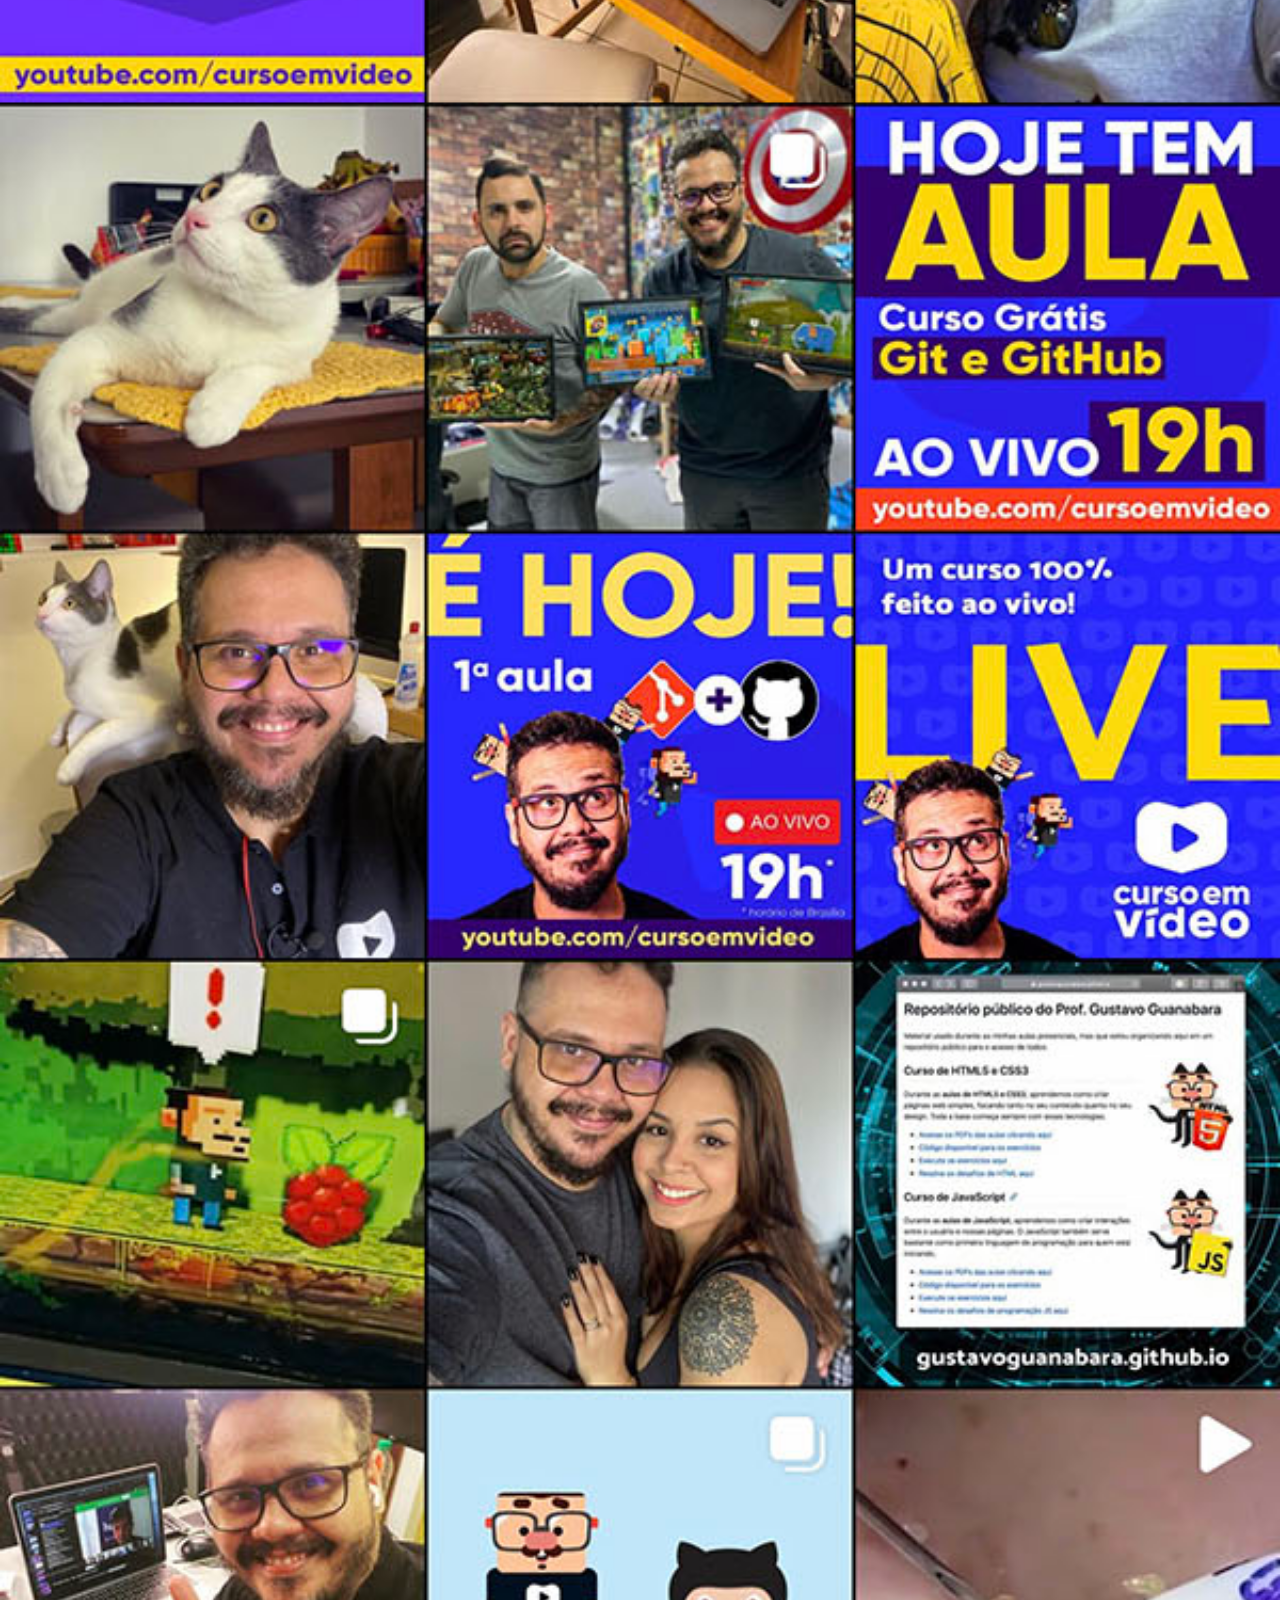
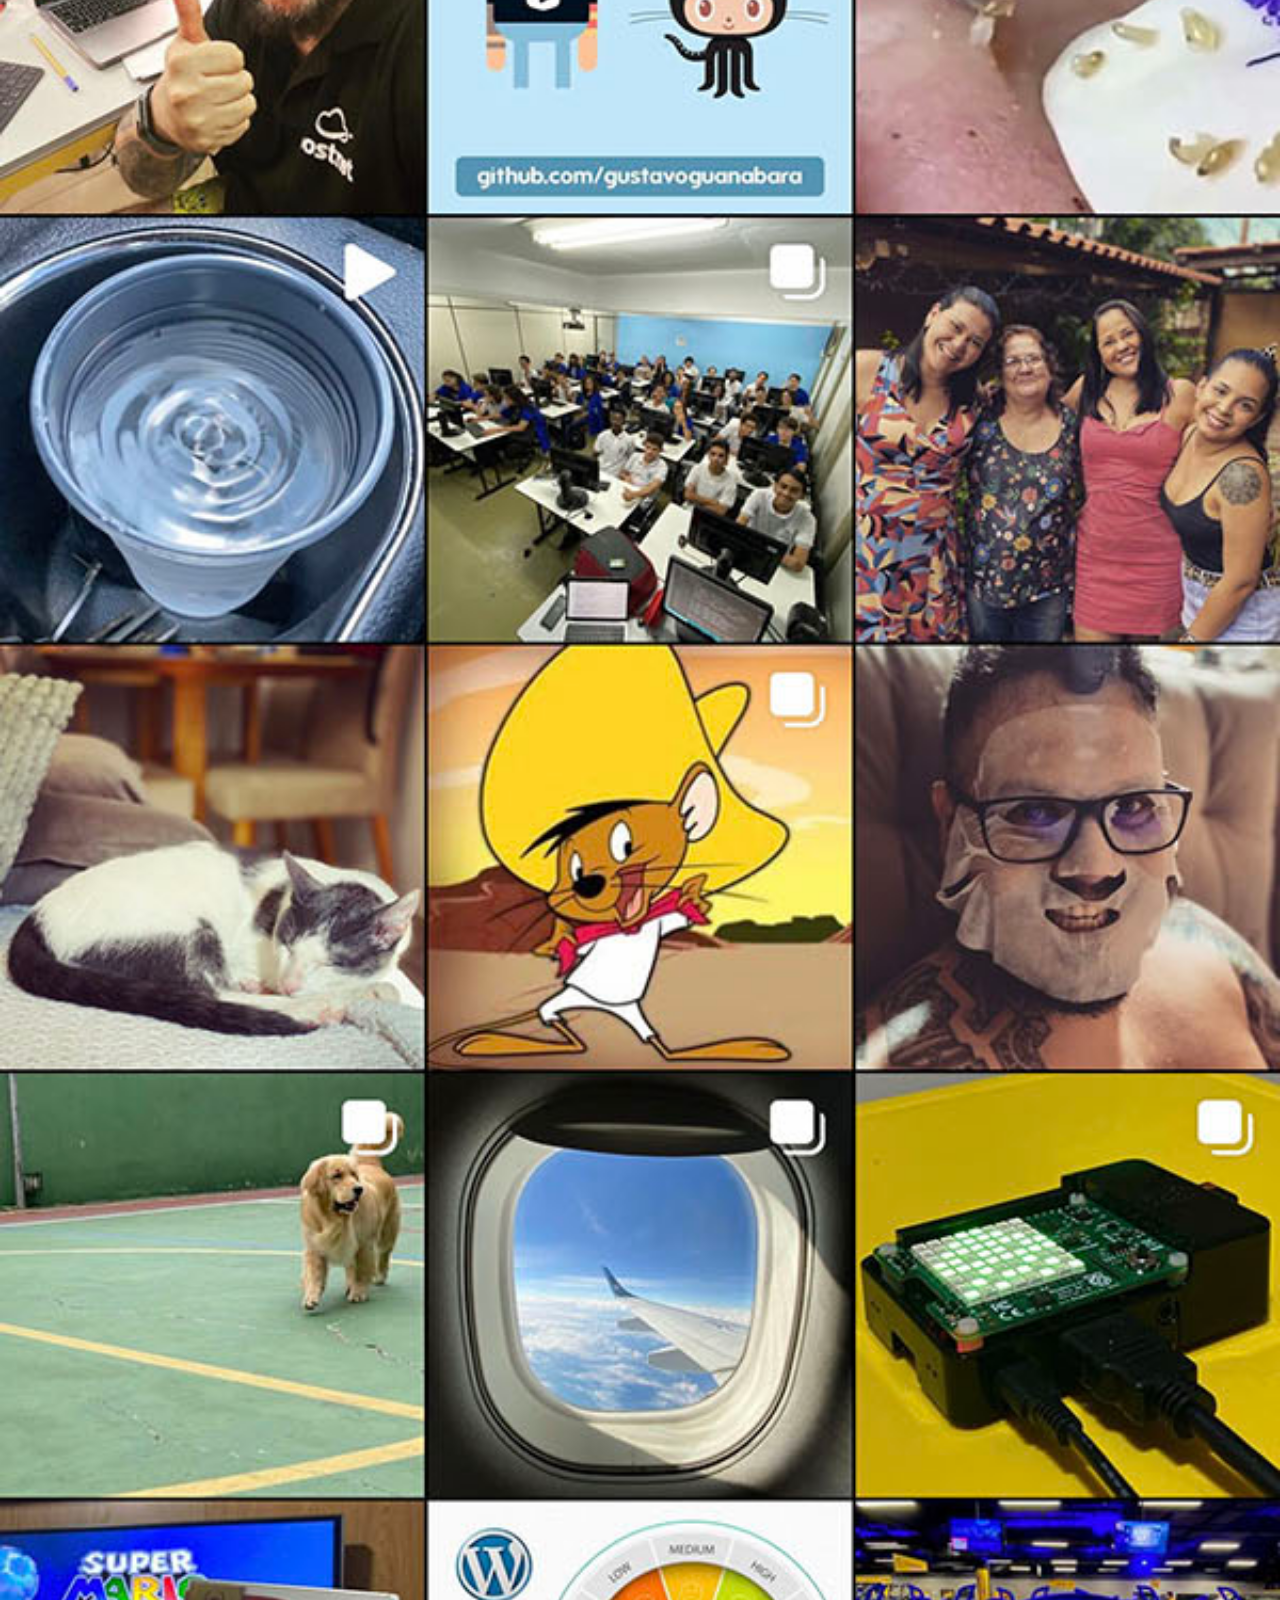
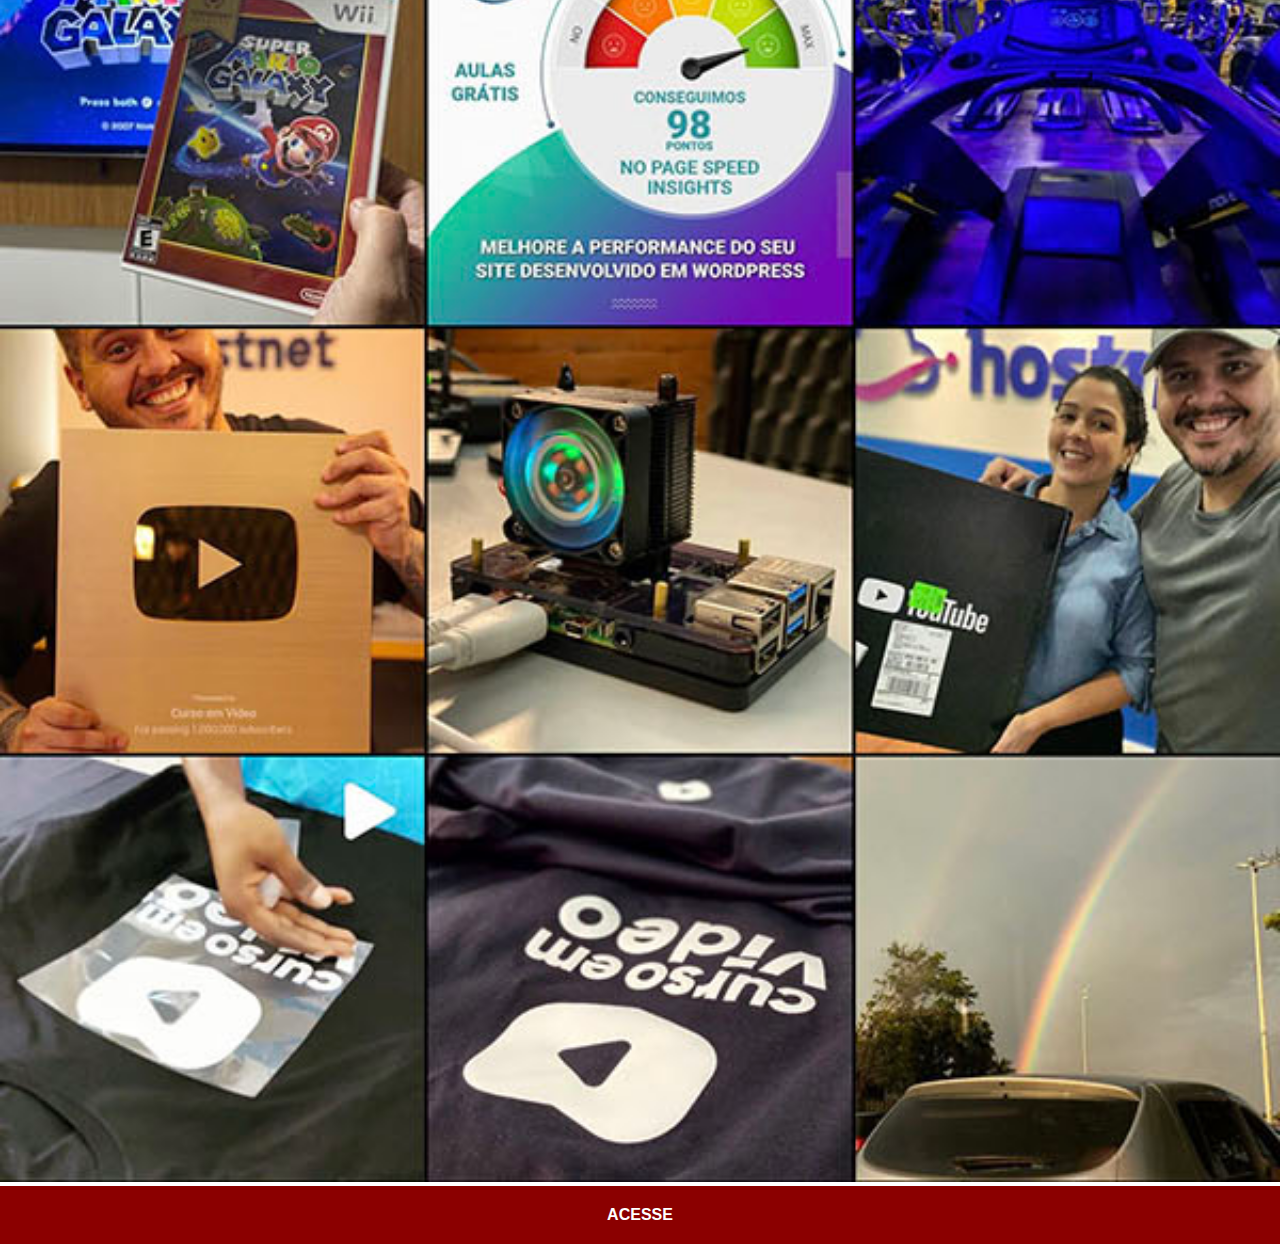
<file: instagram.html>
<!DOCTYPE html>
<html lang="pt-br">
<head>
    <meta charset="UTF-8">
    <meta name="viewport" content="width=device-width, initial-scale=1.0">
    <title>Instagram</title>
    <link rel="stylesheet" href="estilo/social.css">

</head>
<body>
    <img src="imagens/tela-instagram.jpg" alt="Instagram">
    <a href="https://www.instagram.com/gustavoguanabara/"target="_blank">ACESSE</a>
</body>
</html>
</file>
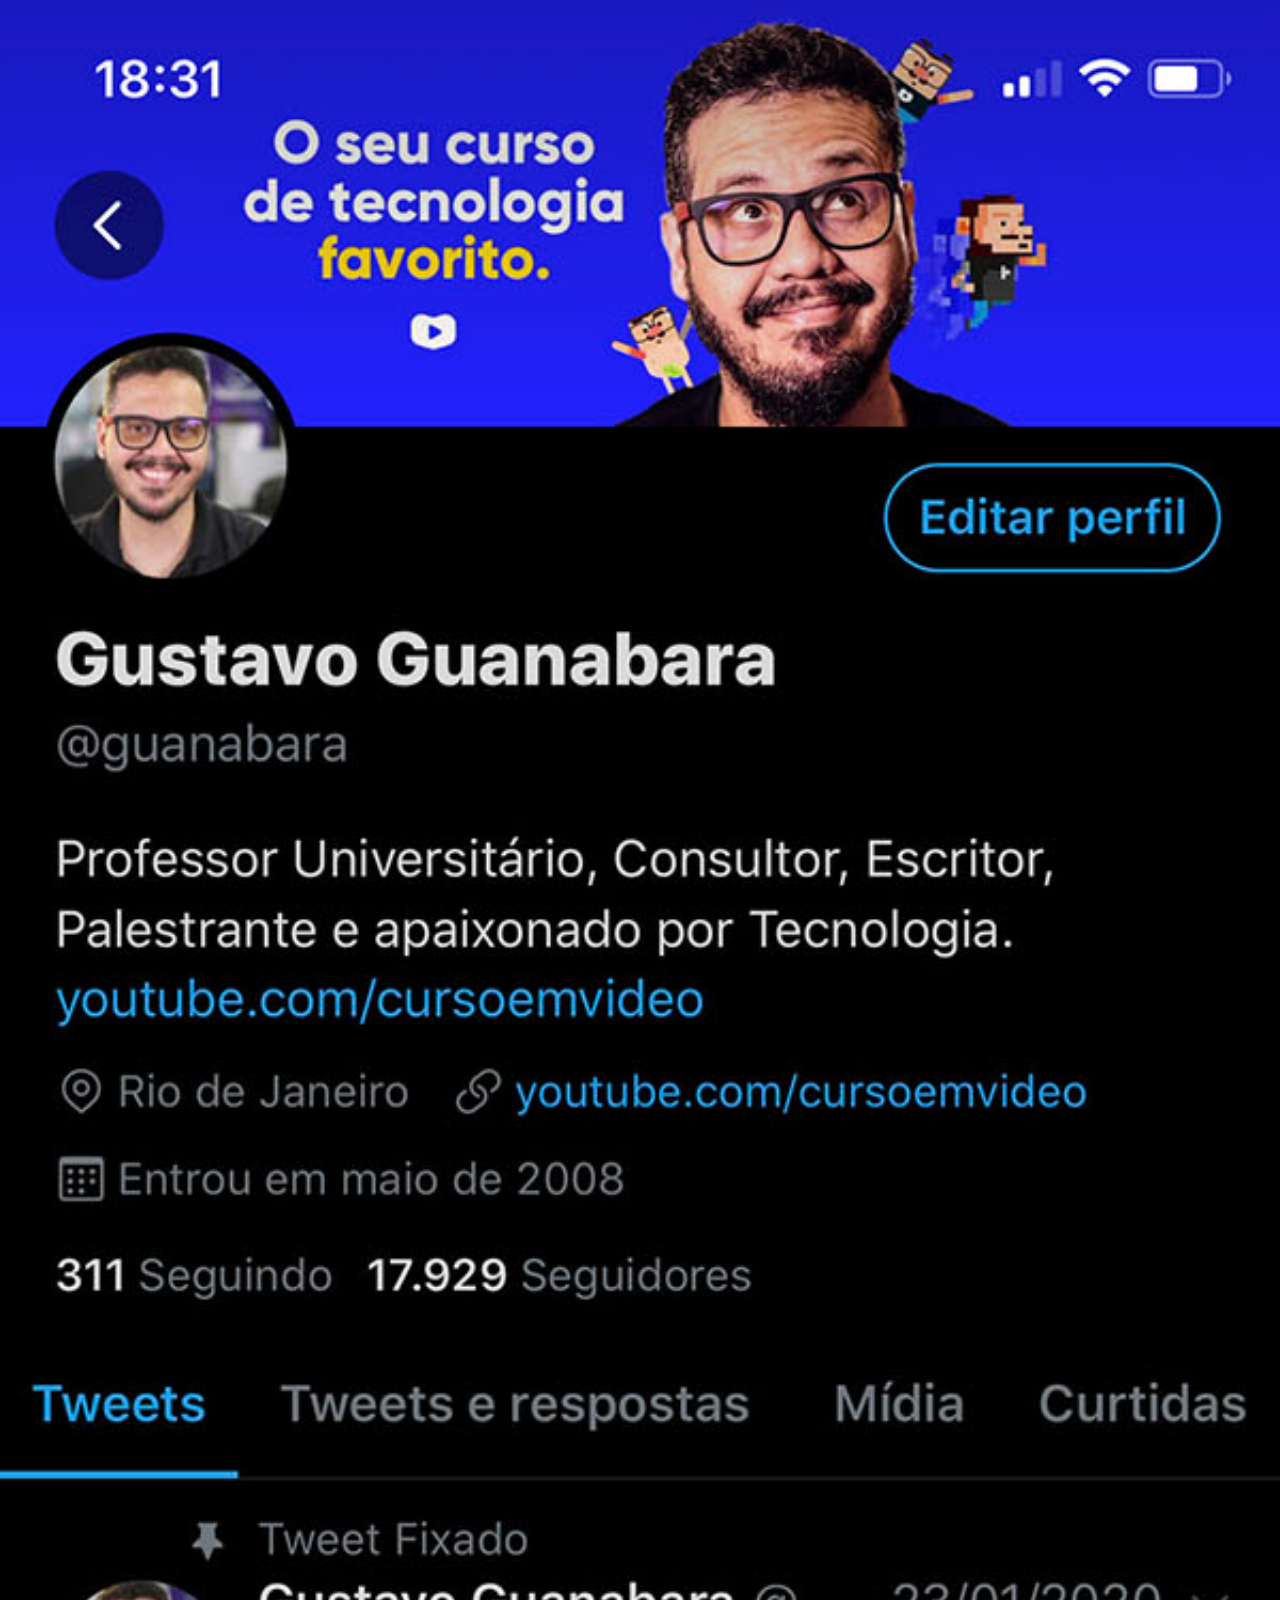
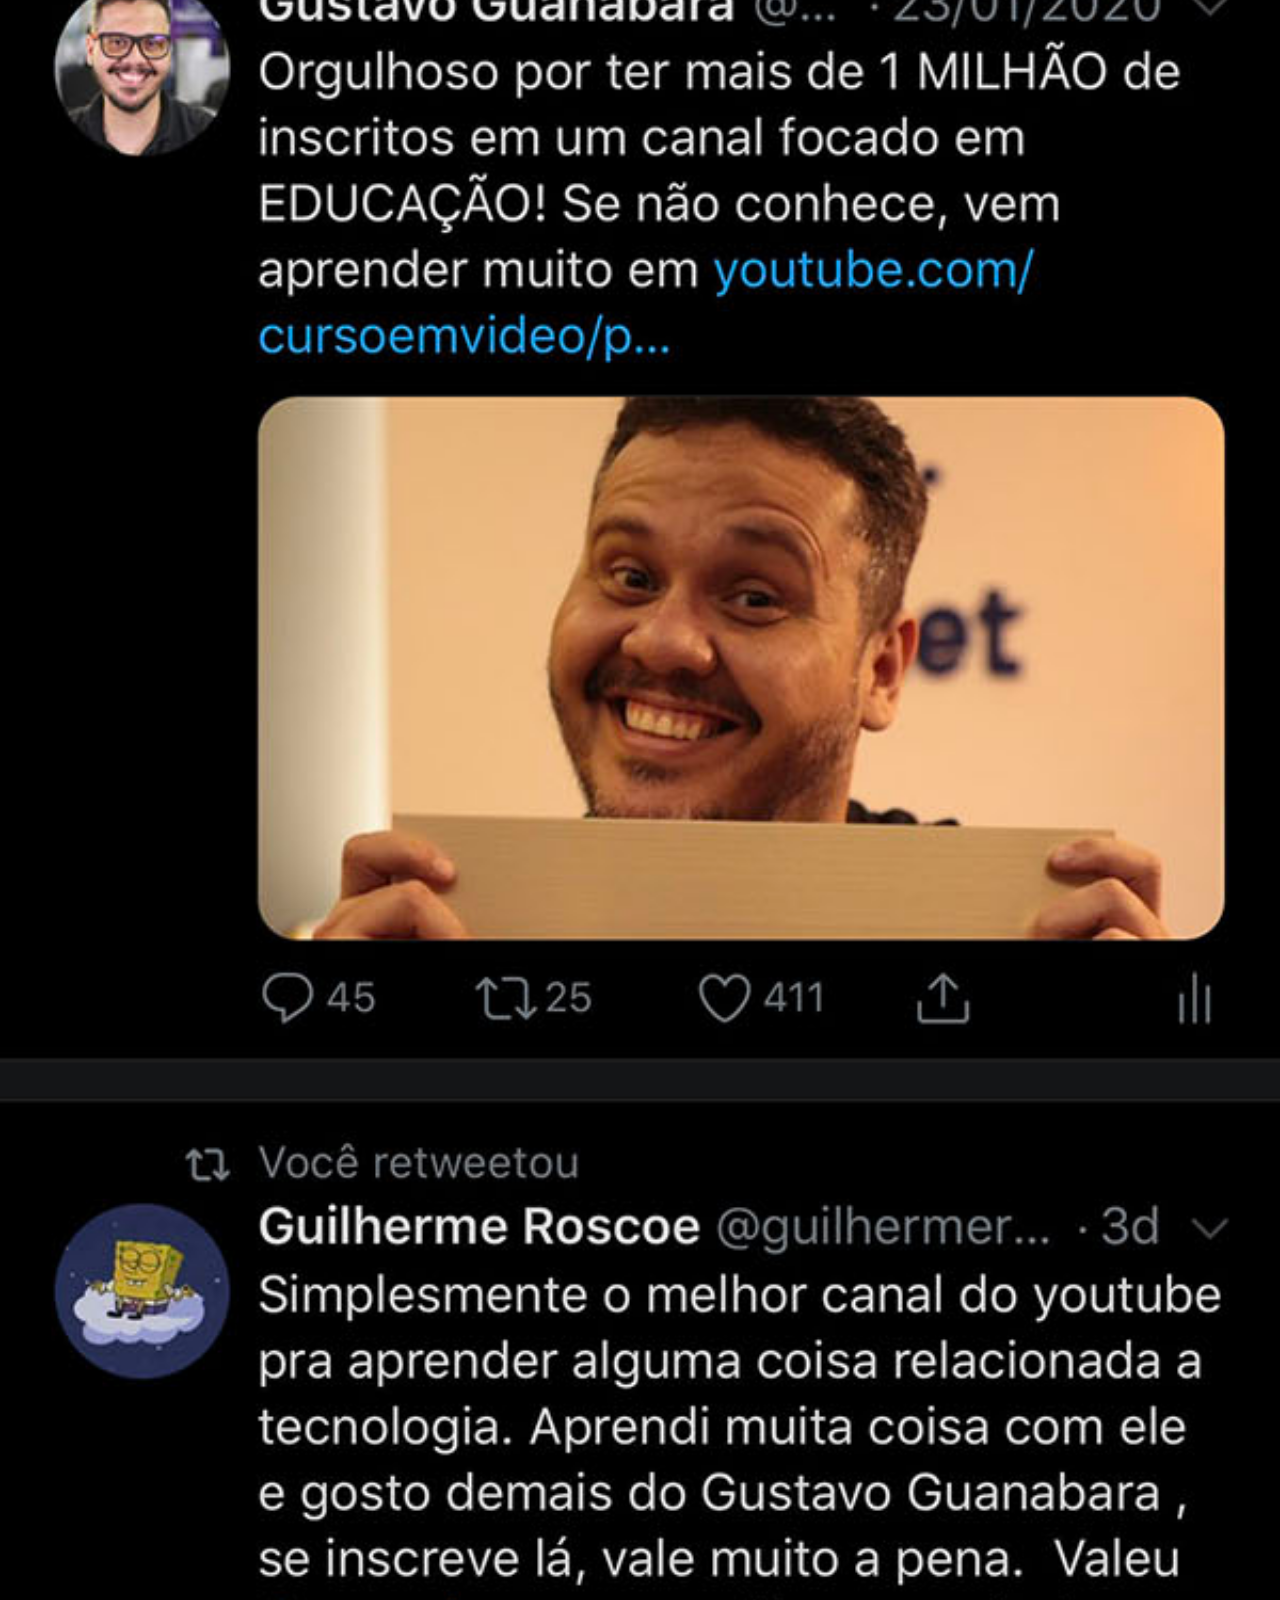
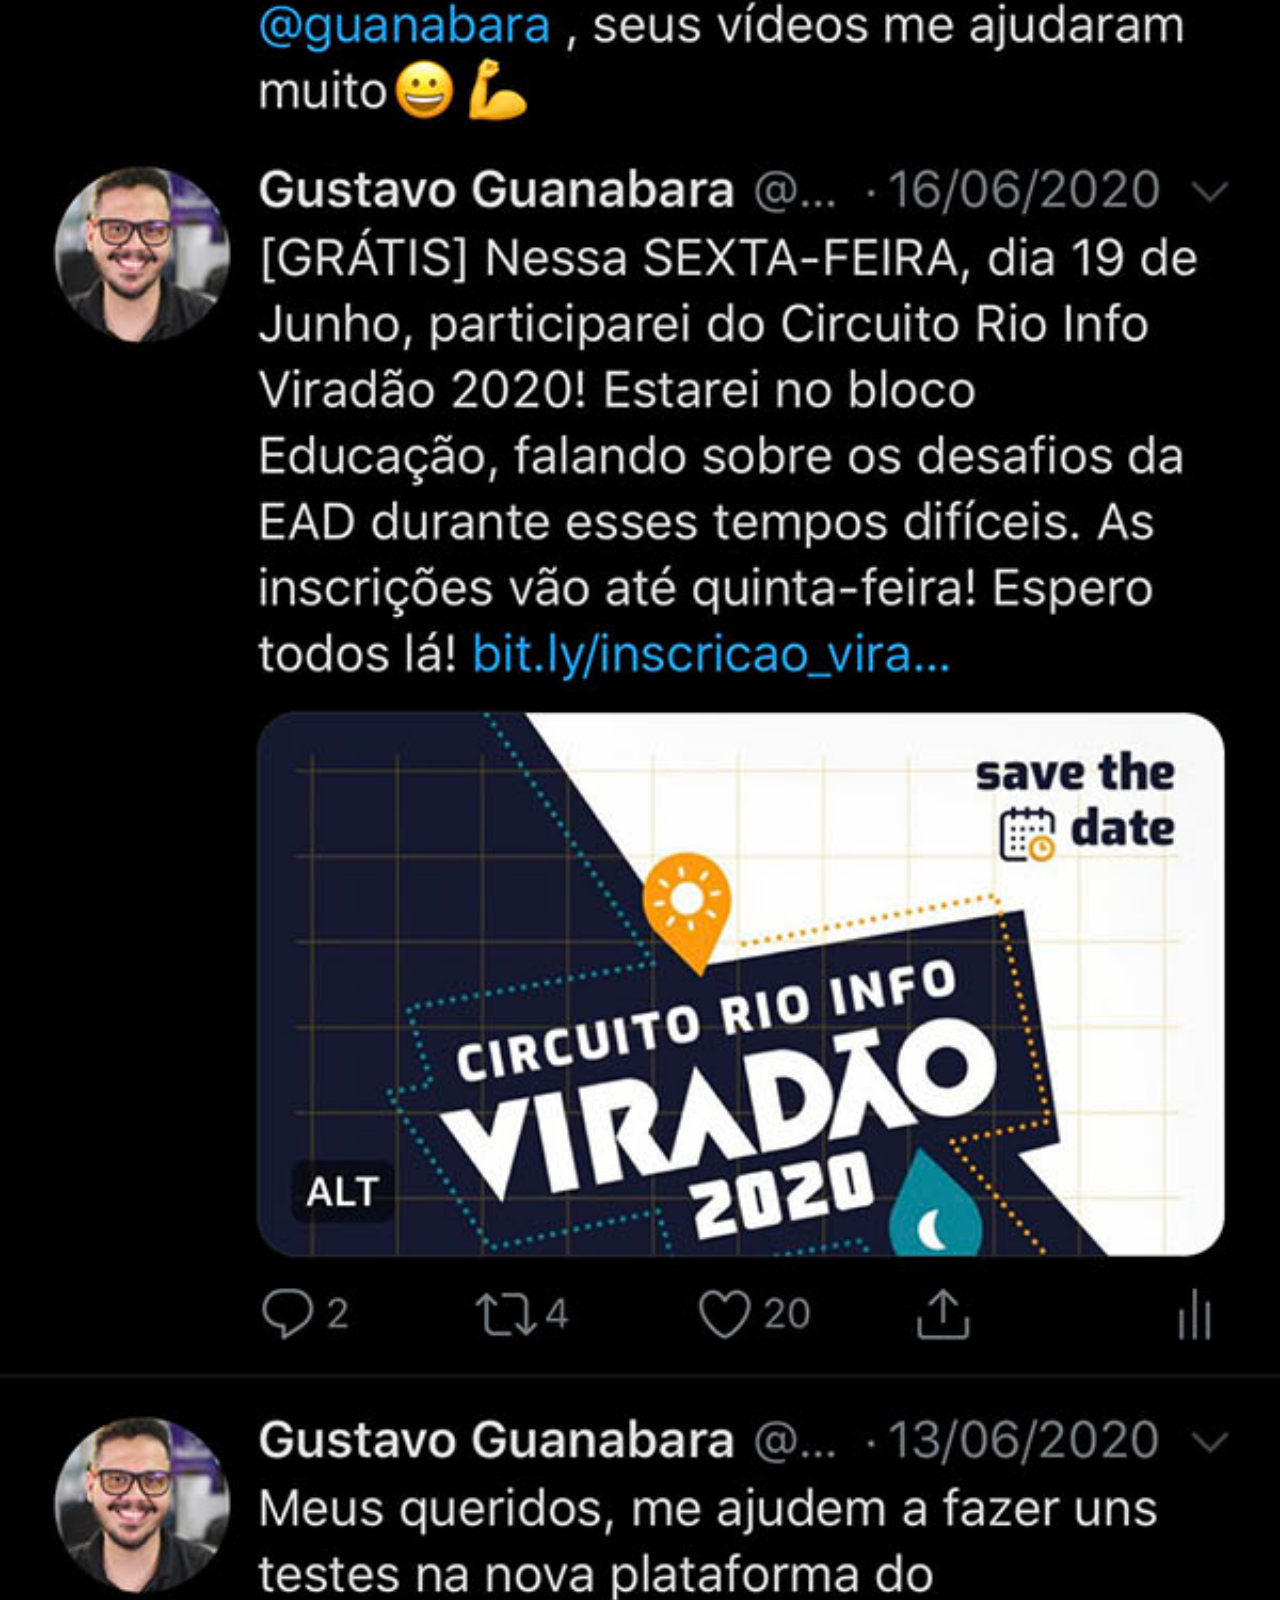
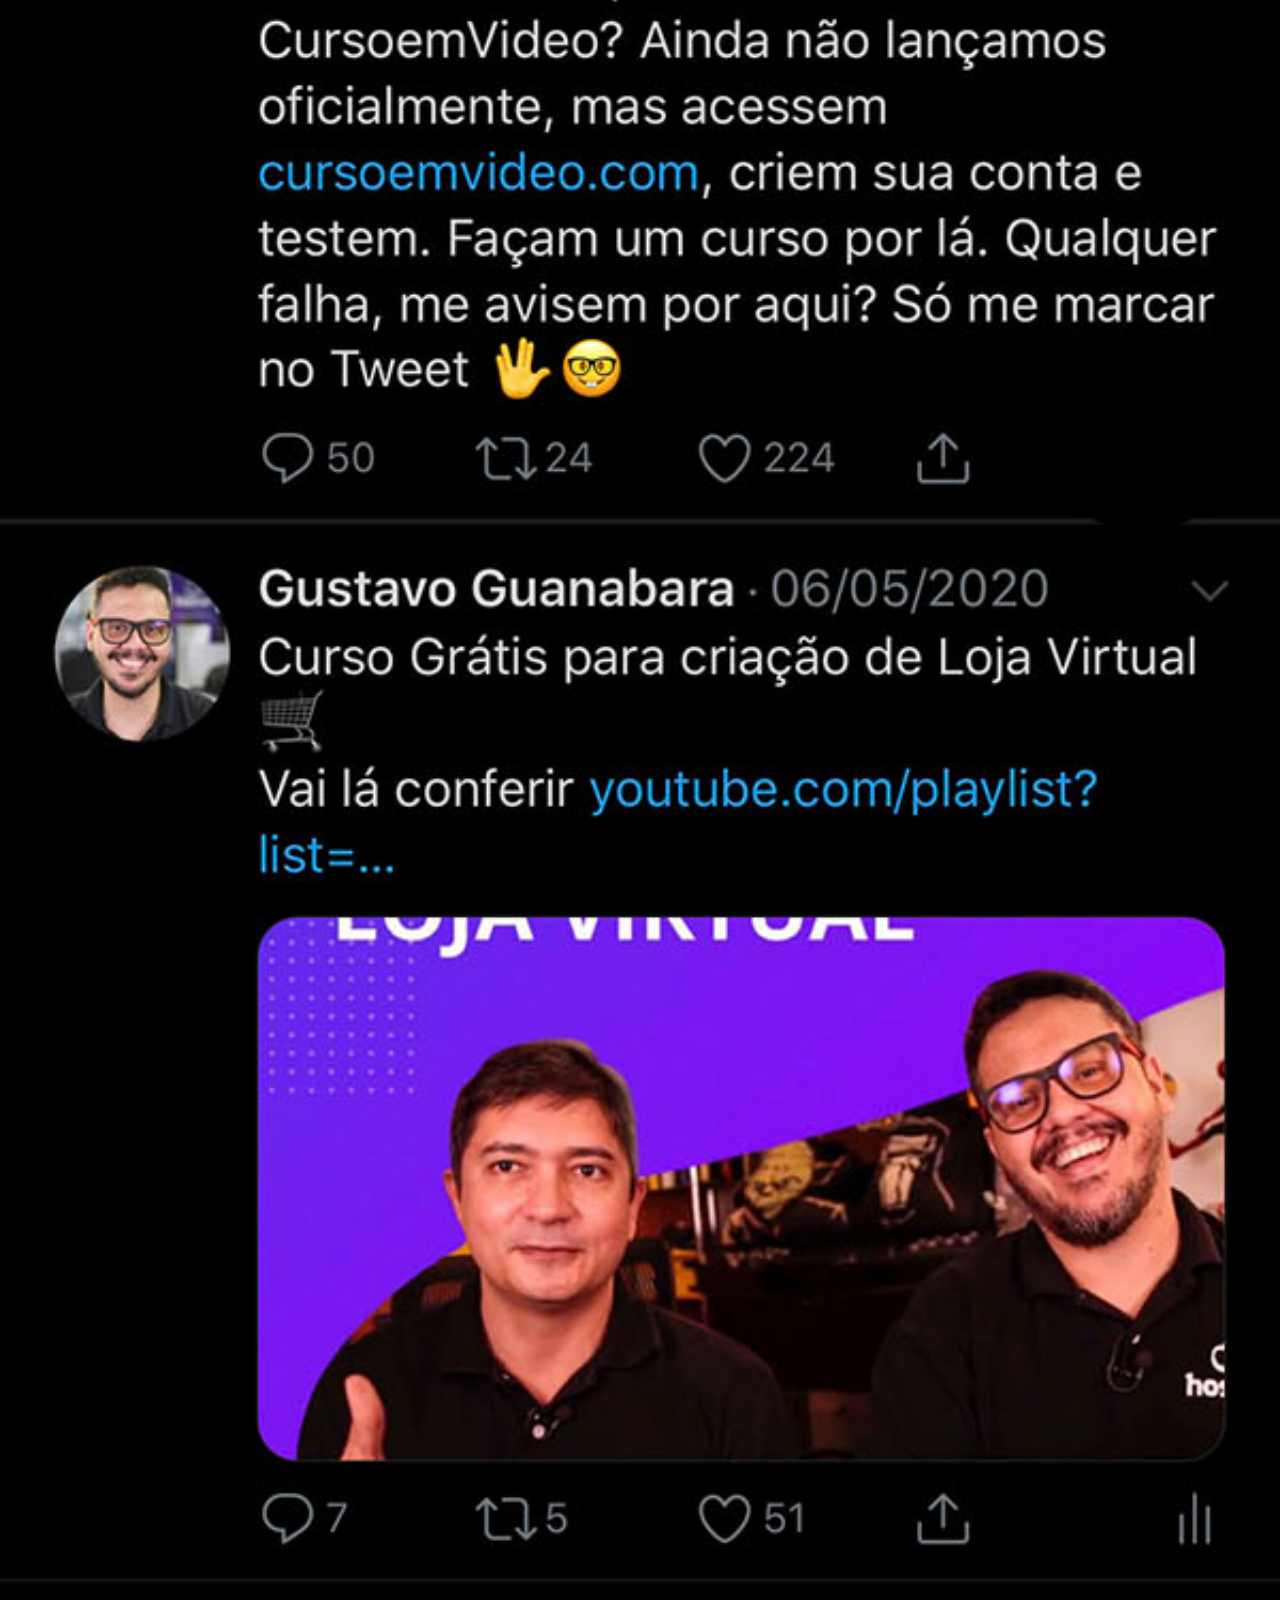
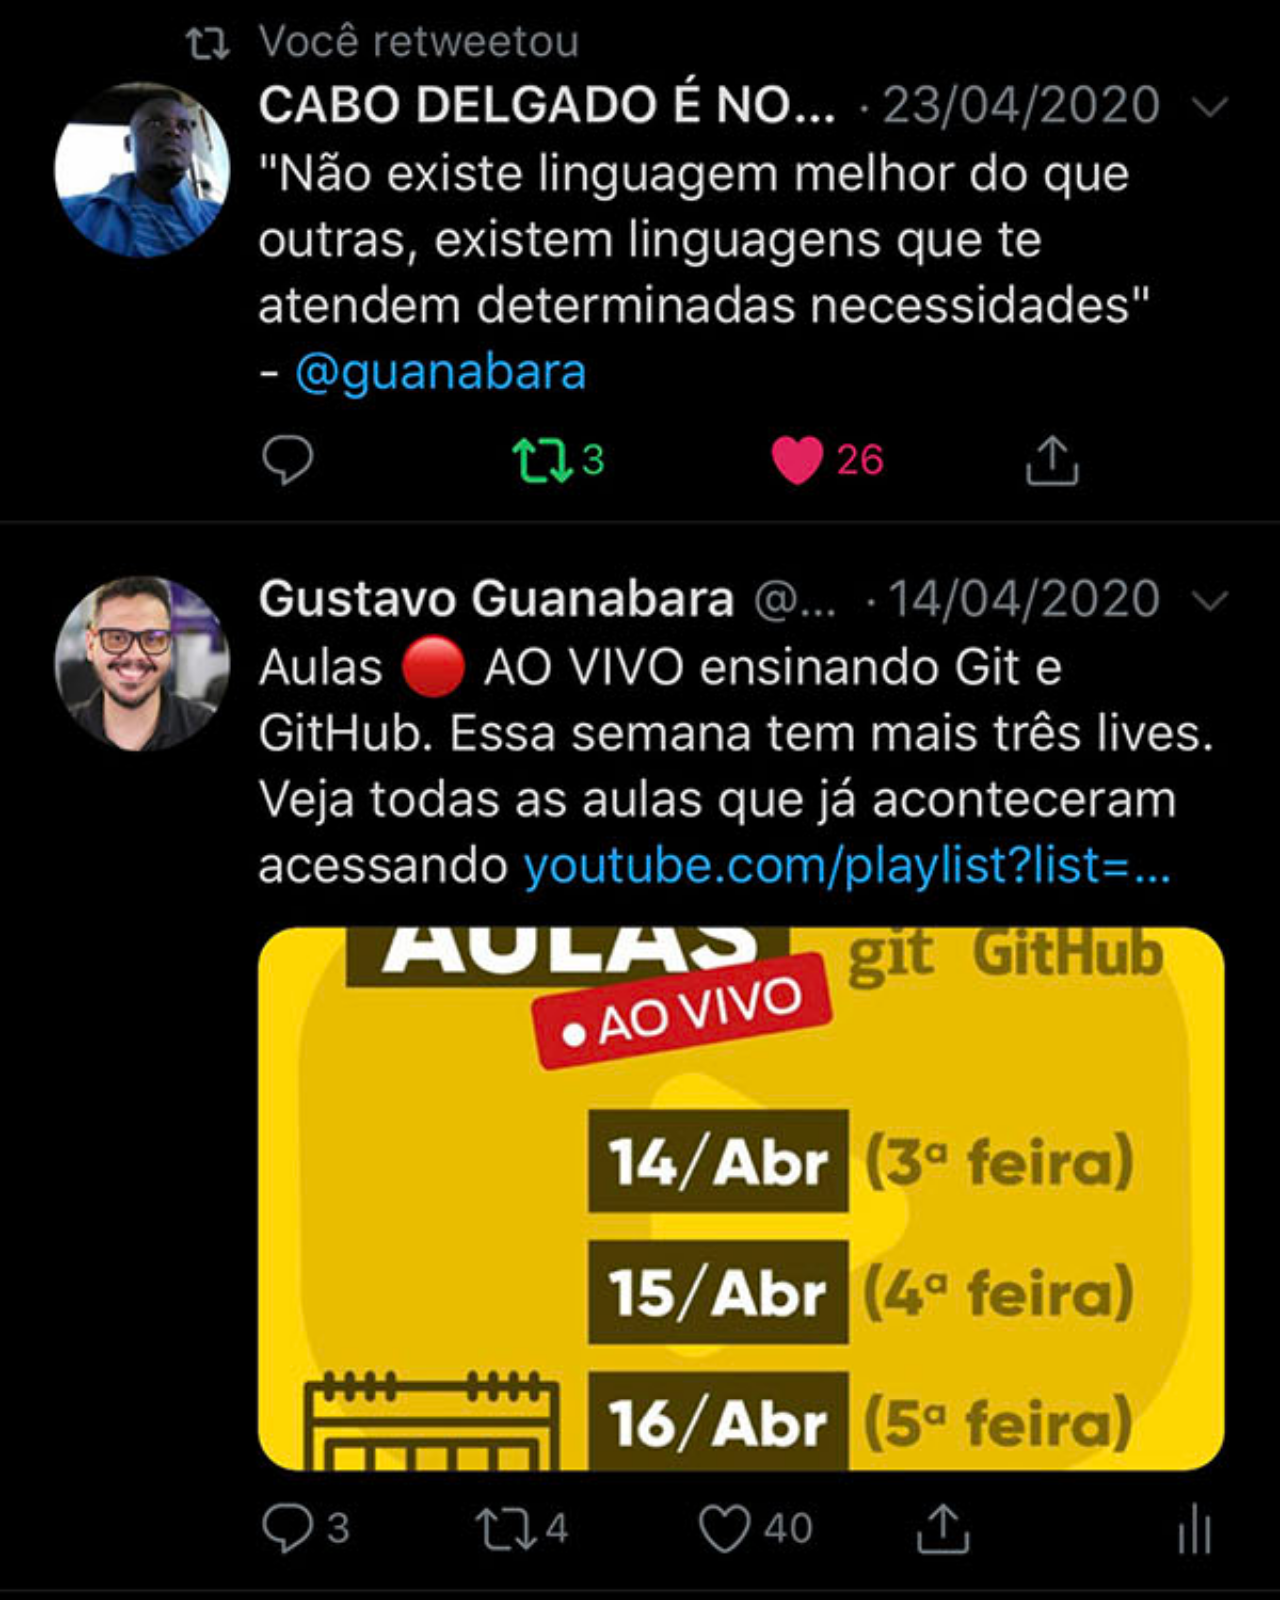
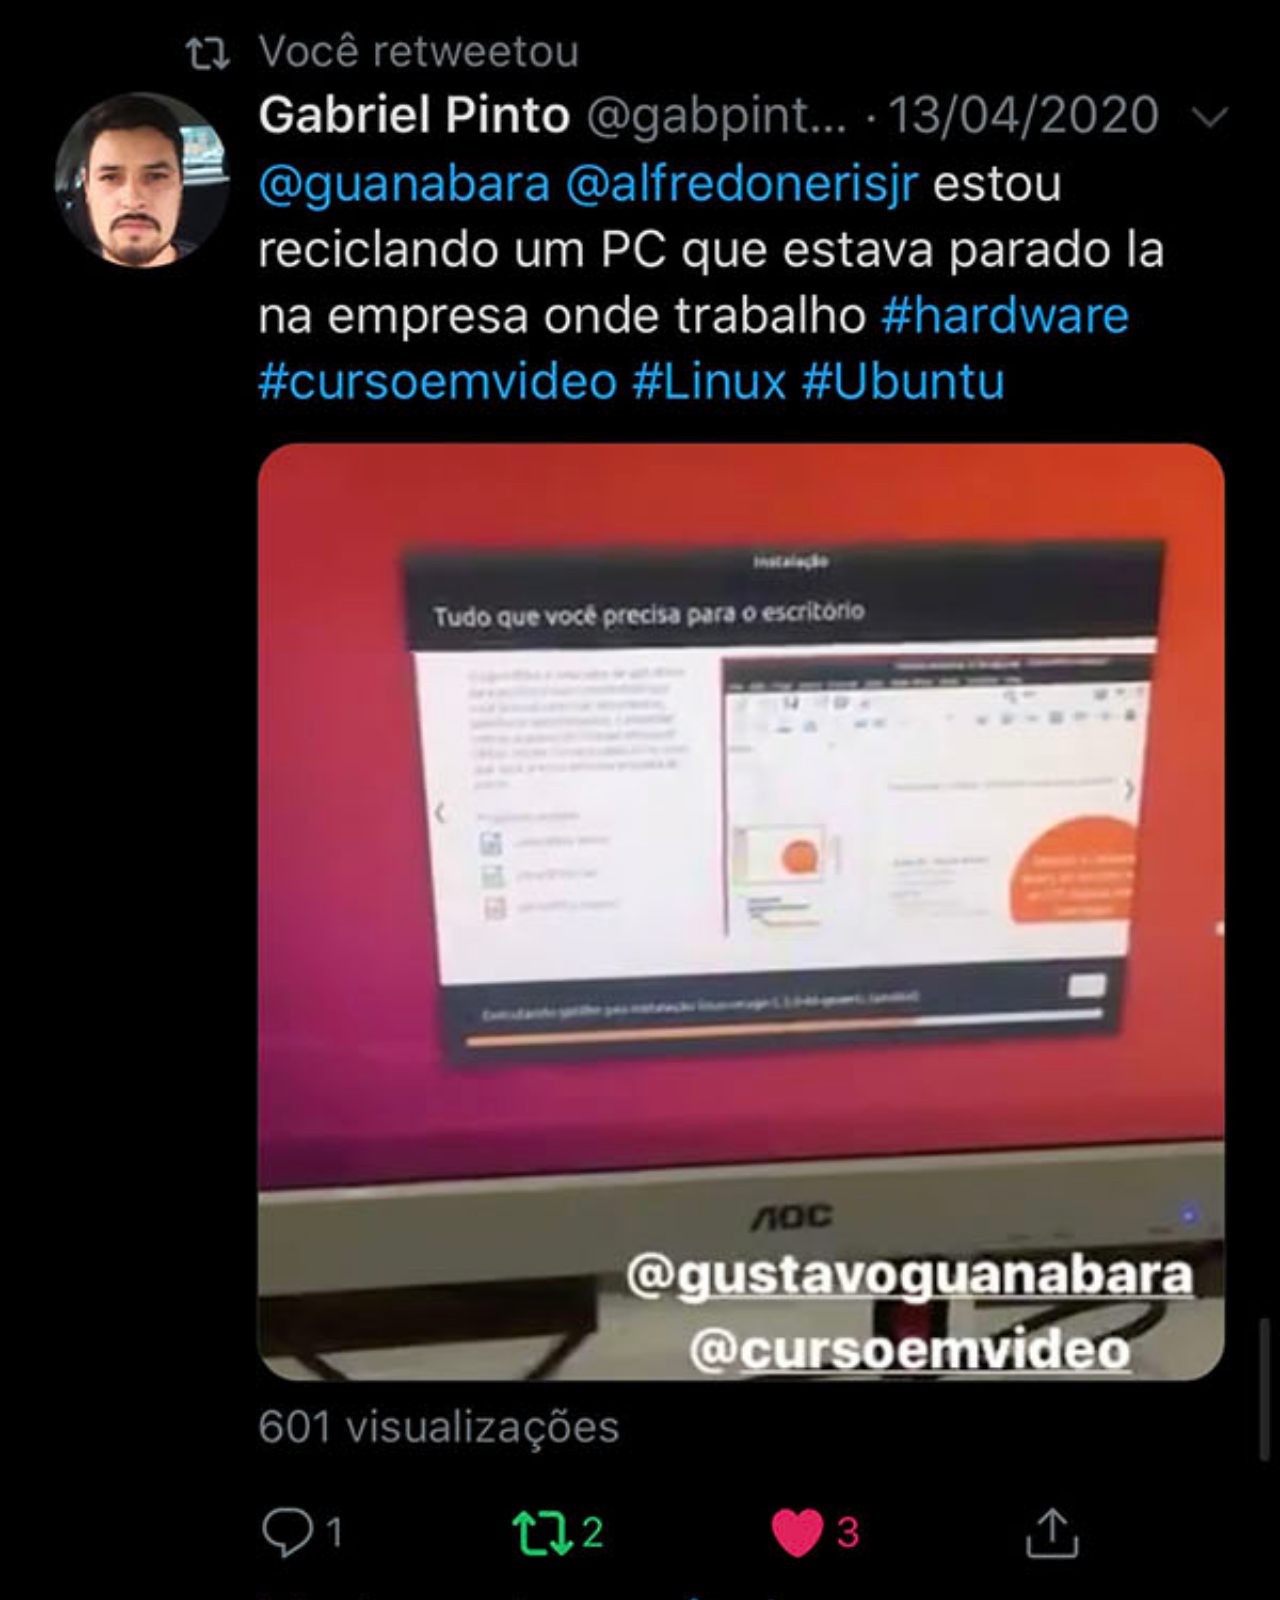
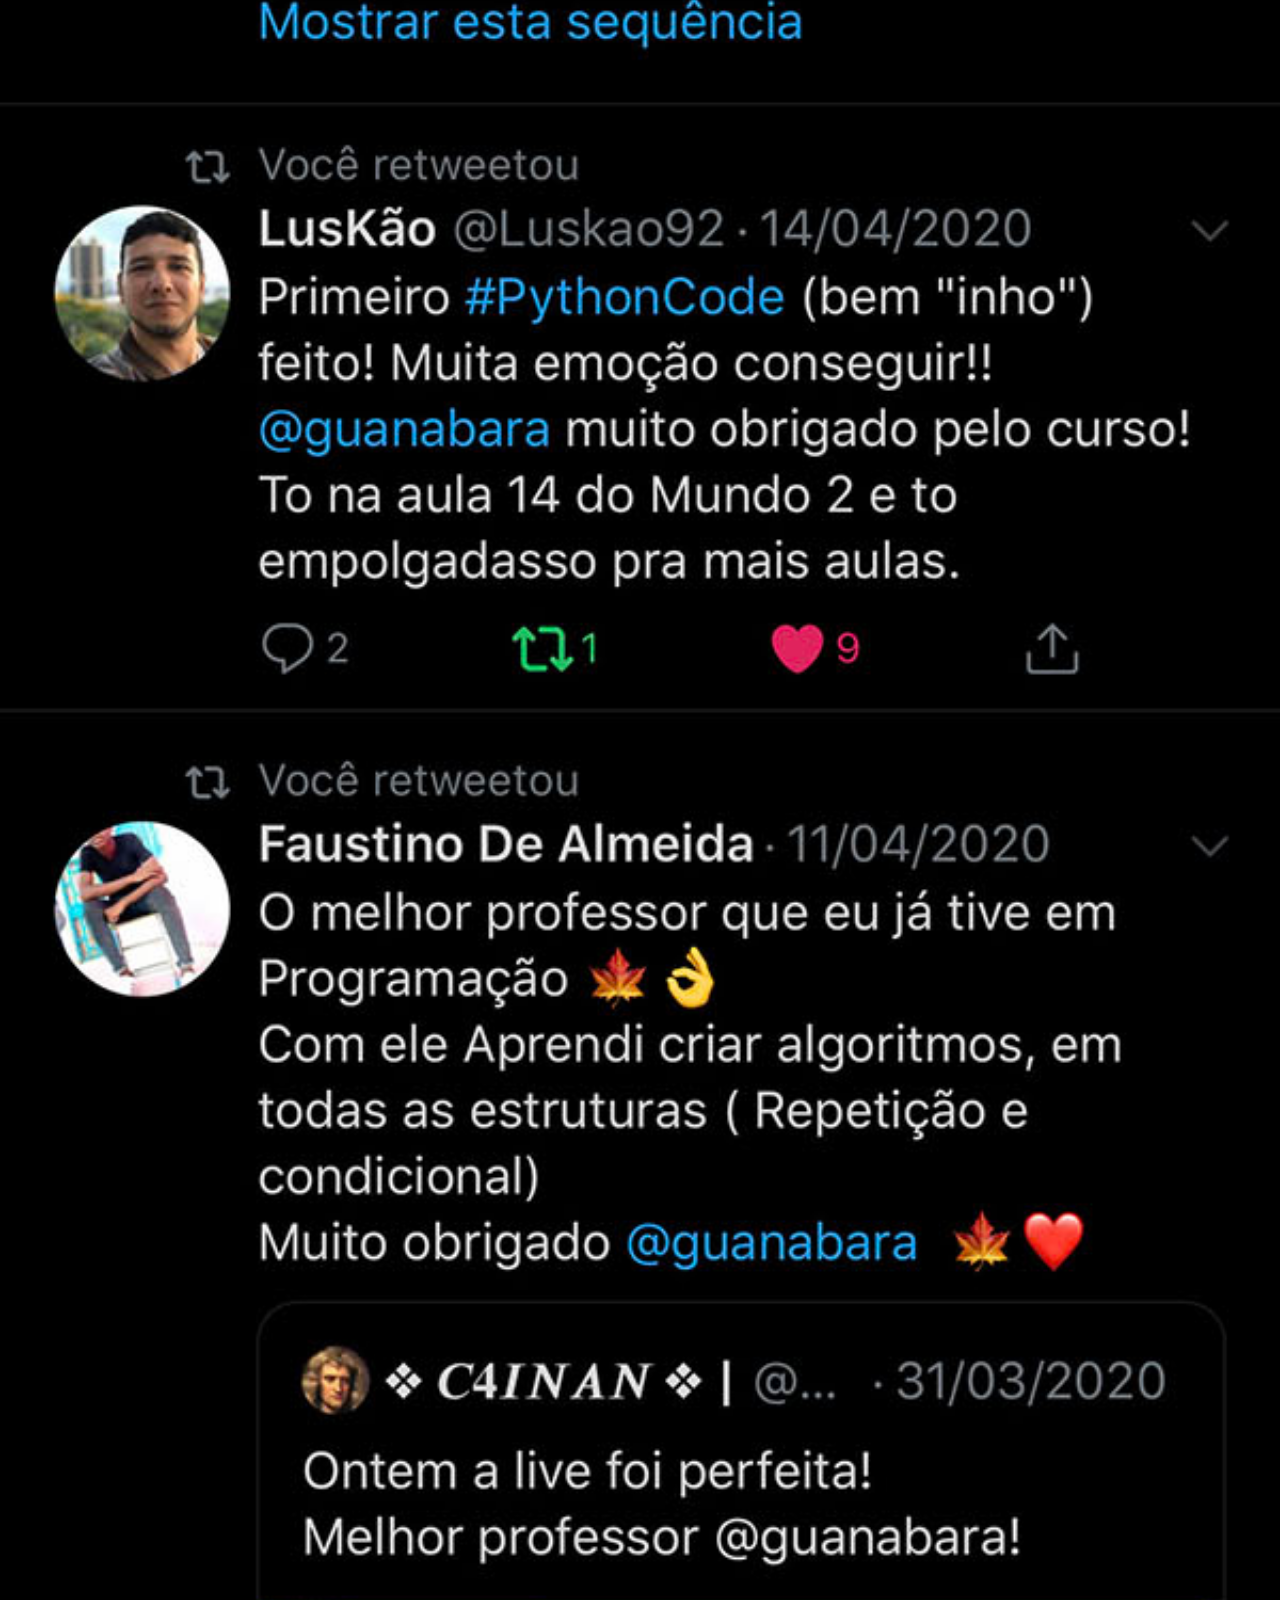
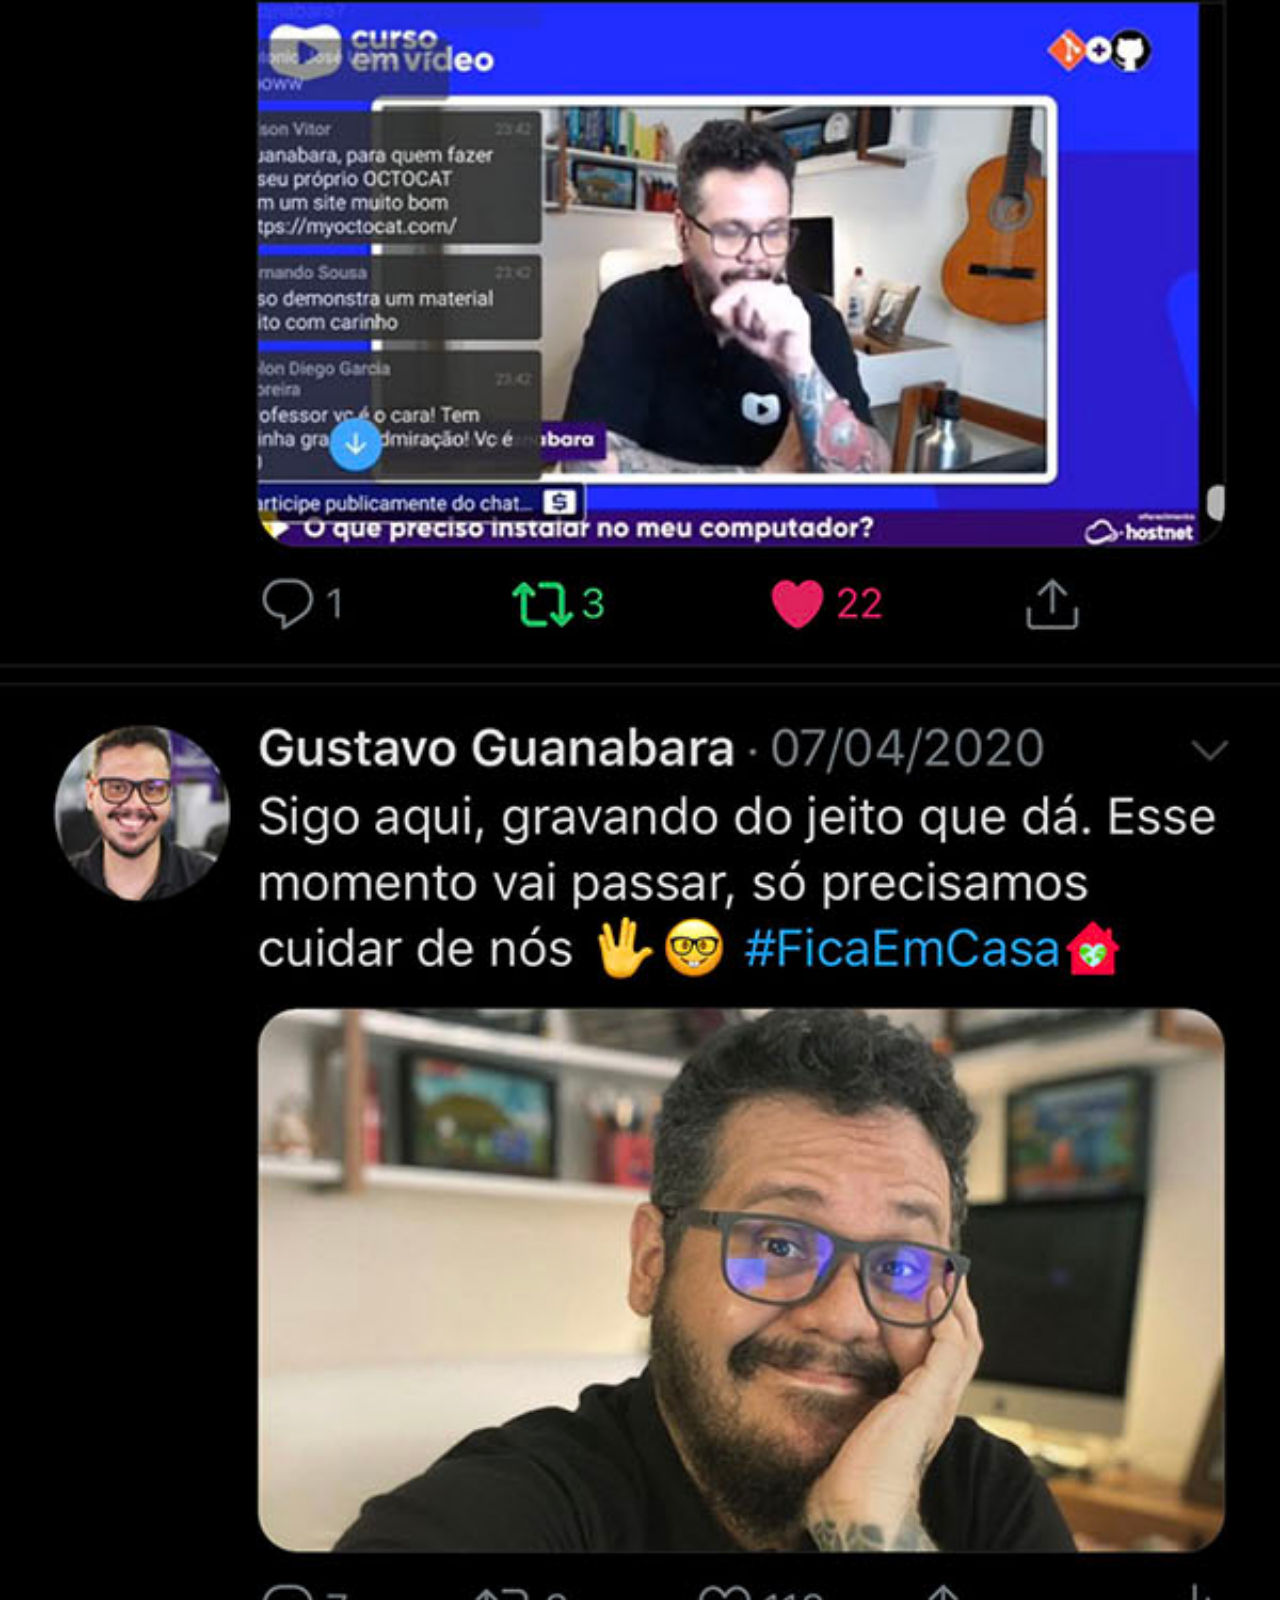
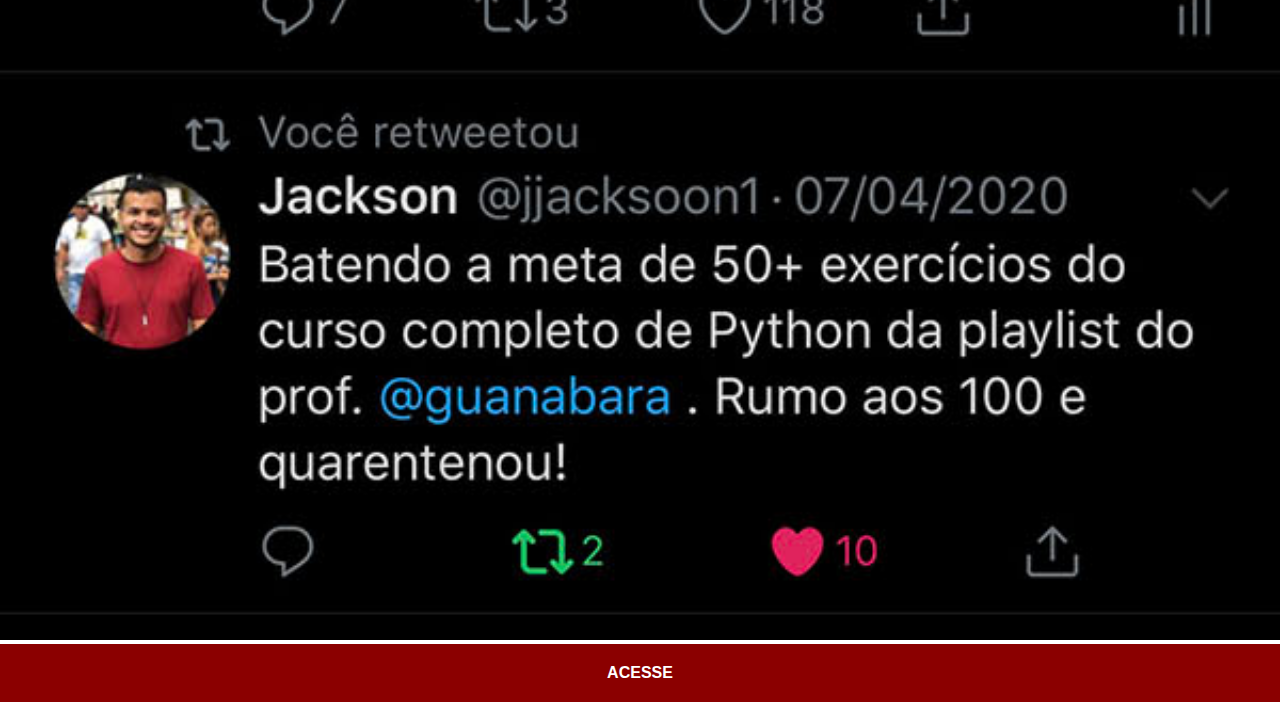
<file: twitter.html>
<!DOCTYPE html>
<html lang="pt-br">
<head>
    <meta charset="UTF-8">
    <meta name="viewport" content="width=device-width, initial-scale=1.0">
    <title>Twitter</title>
    <link rel="stylesheet" href="estilo/social.css">
</head>
<body>
    <img src="imagens/tela-twitter.jpg" alt="Twitter">
    <a href="https://twitter.com/i/flow/login?redirect_after_login=%2F" target="_blank">ACESSE</a>
</body>
</html>
</file>
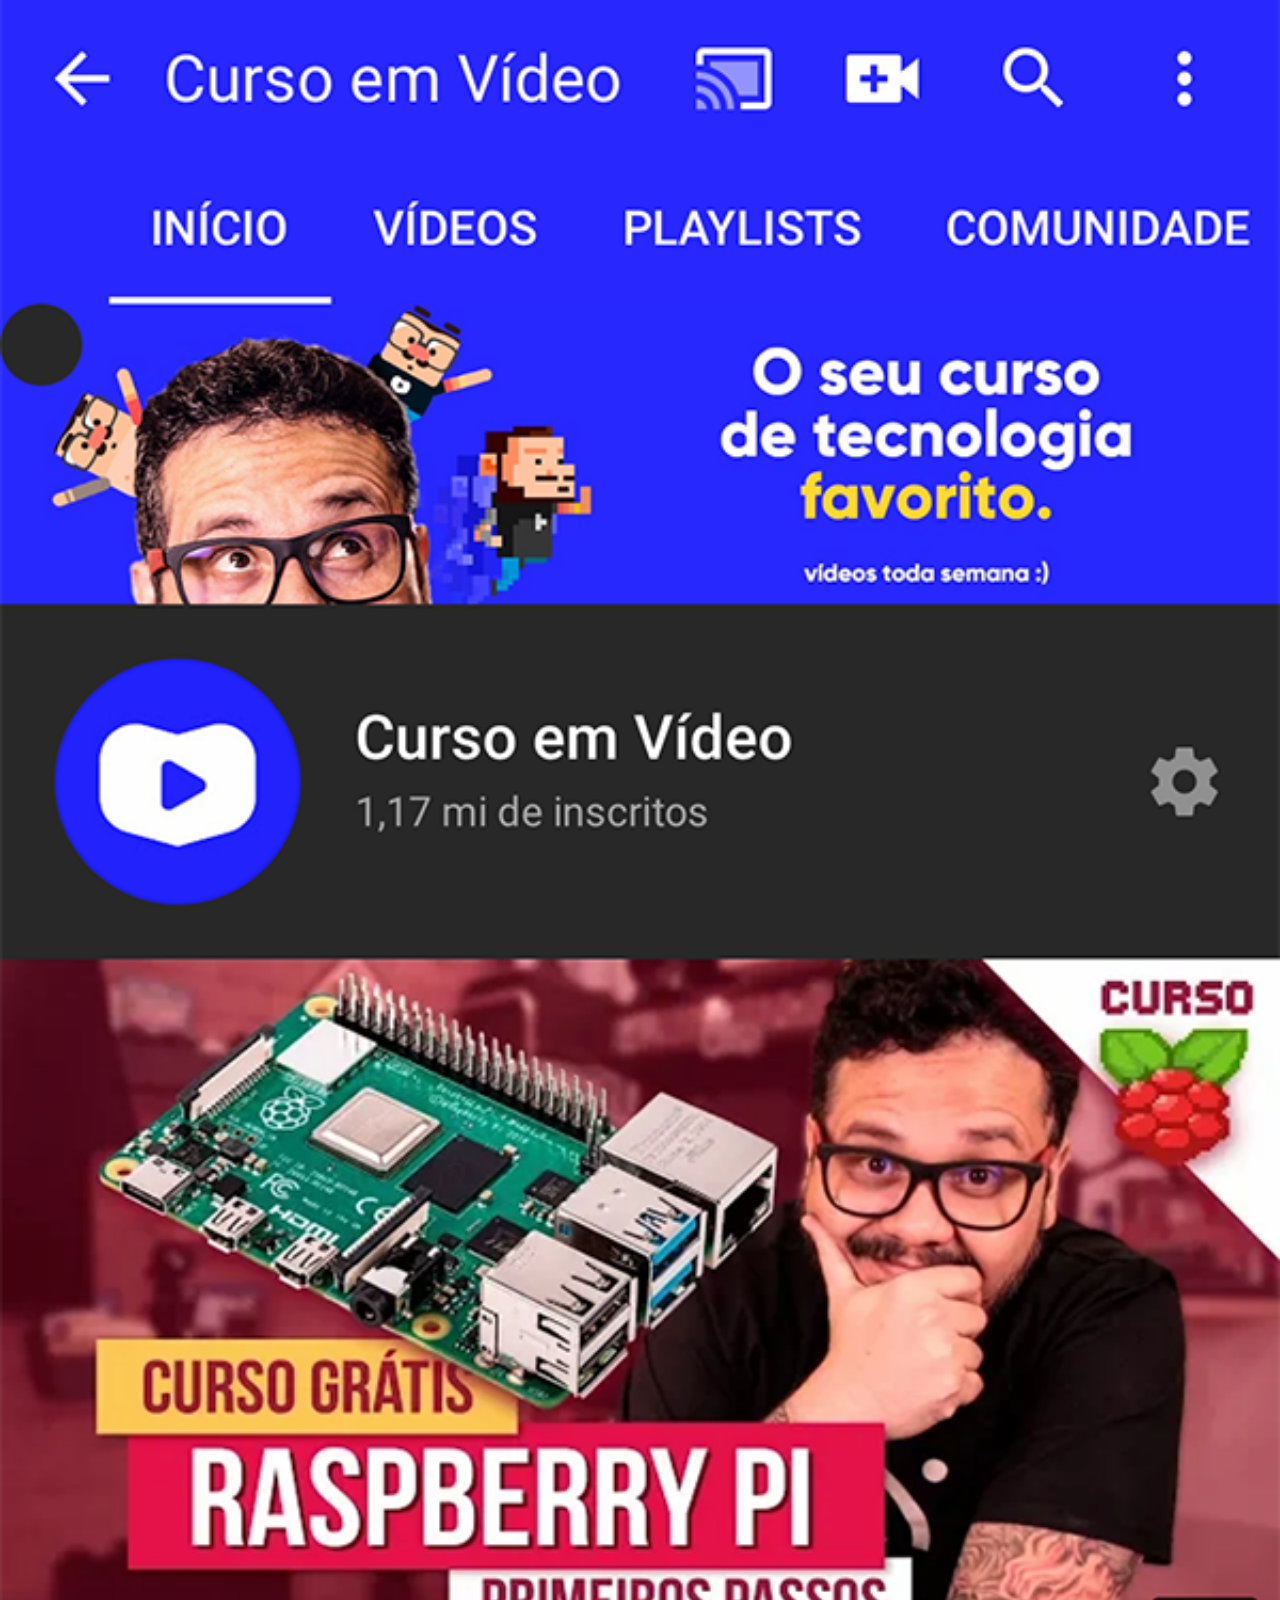
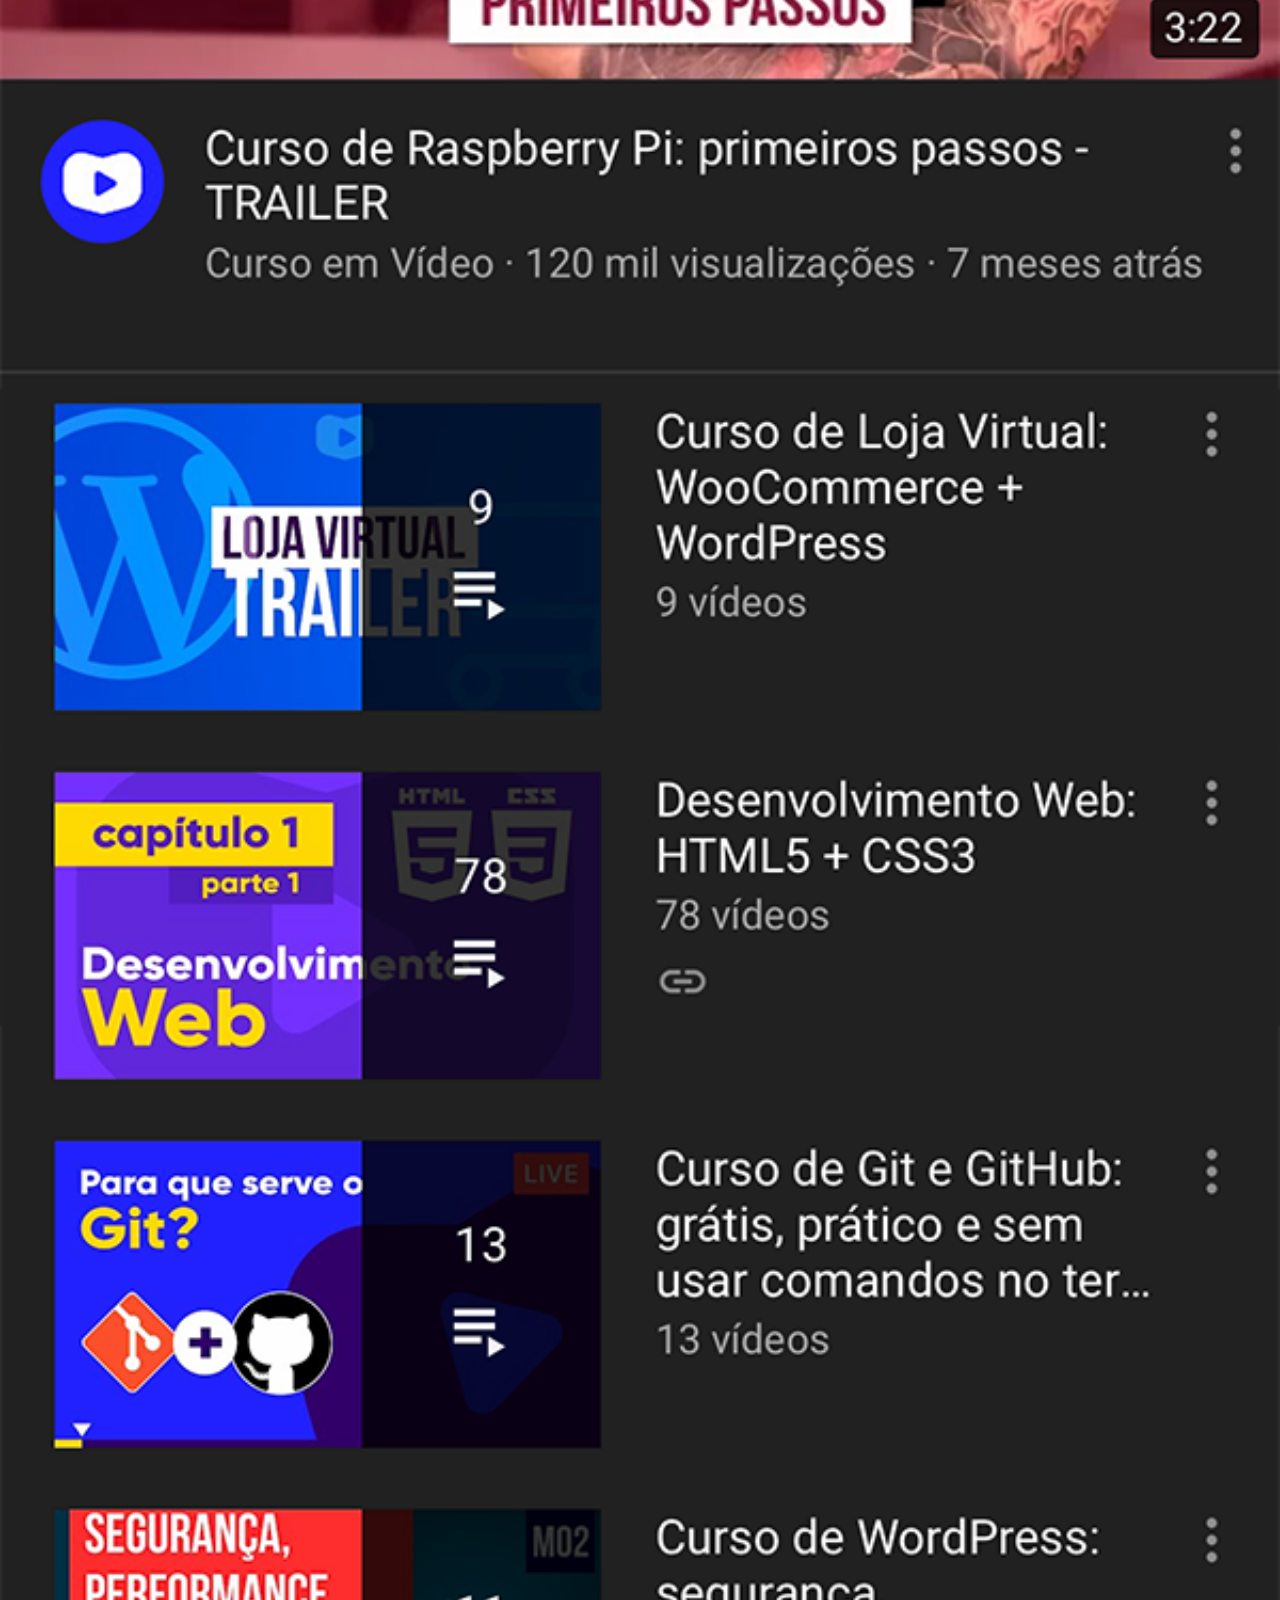
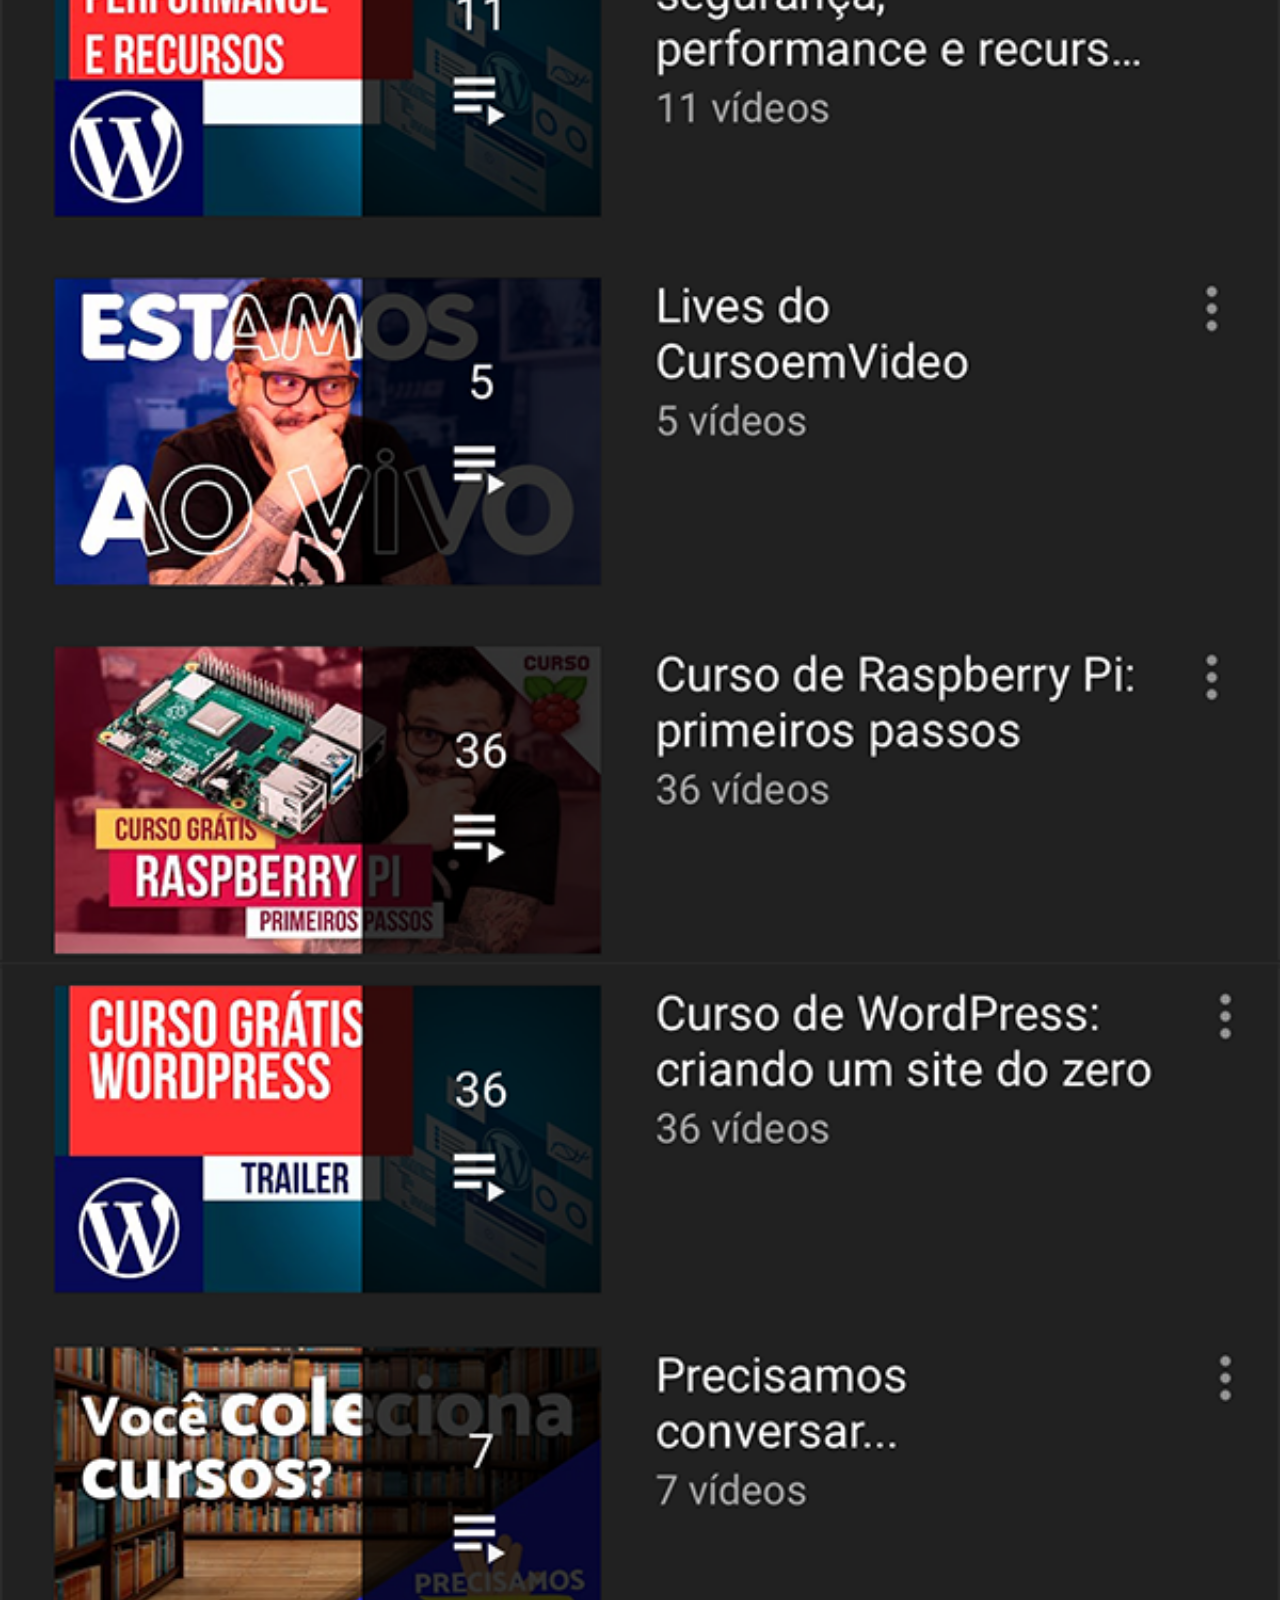
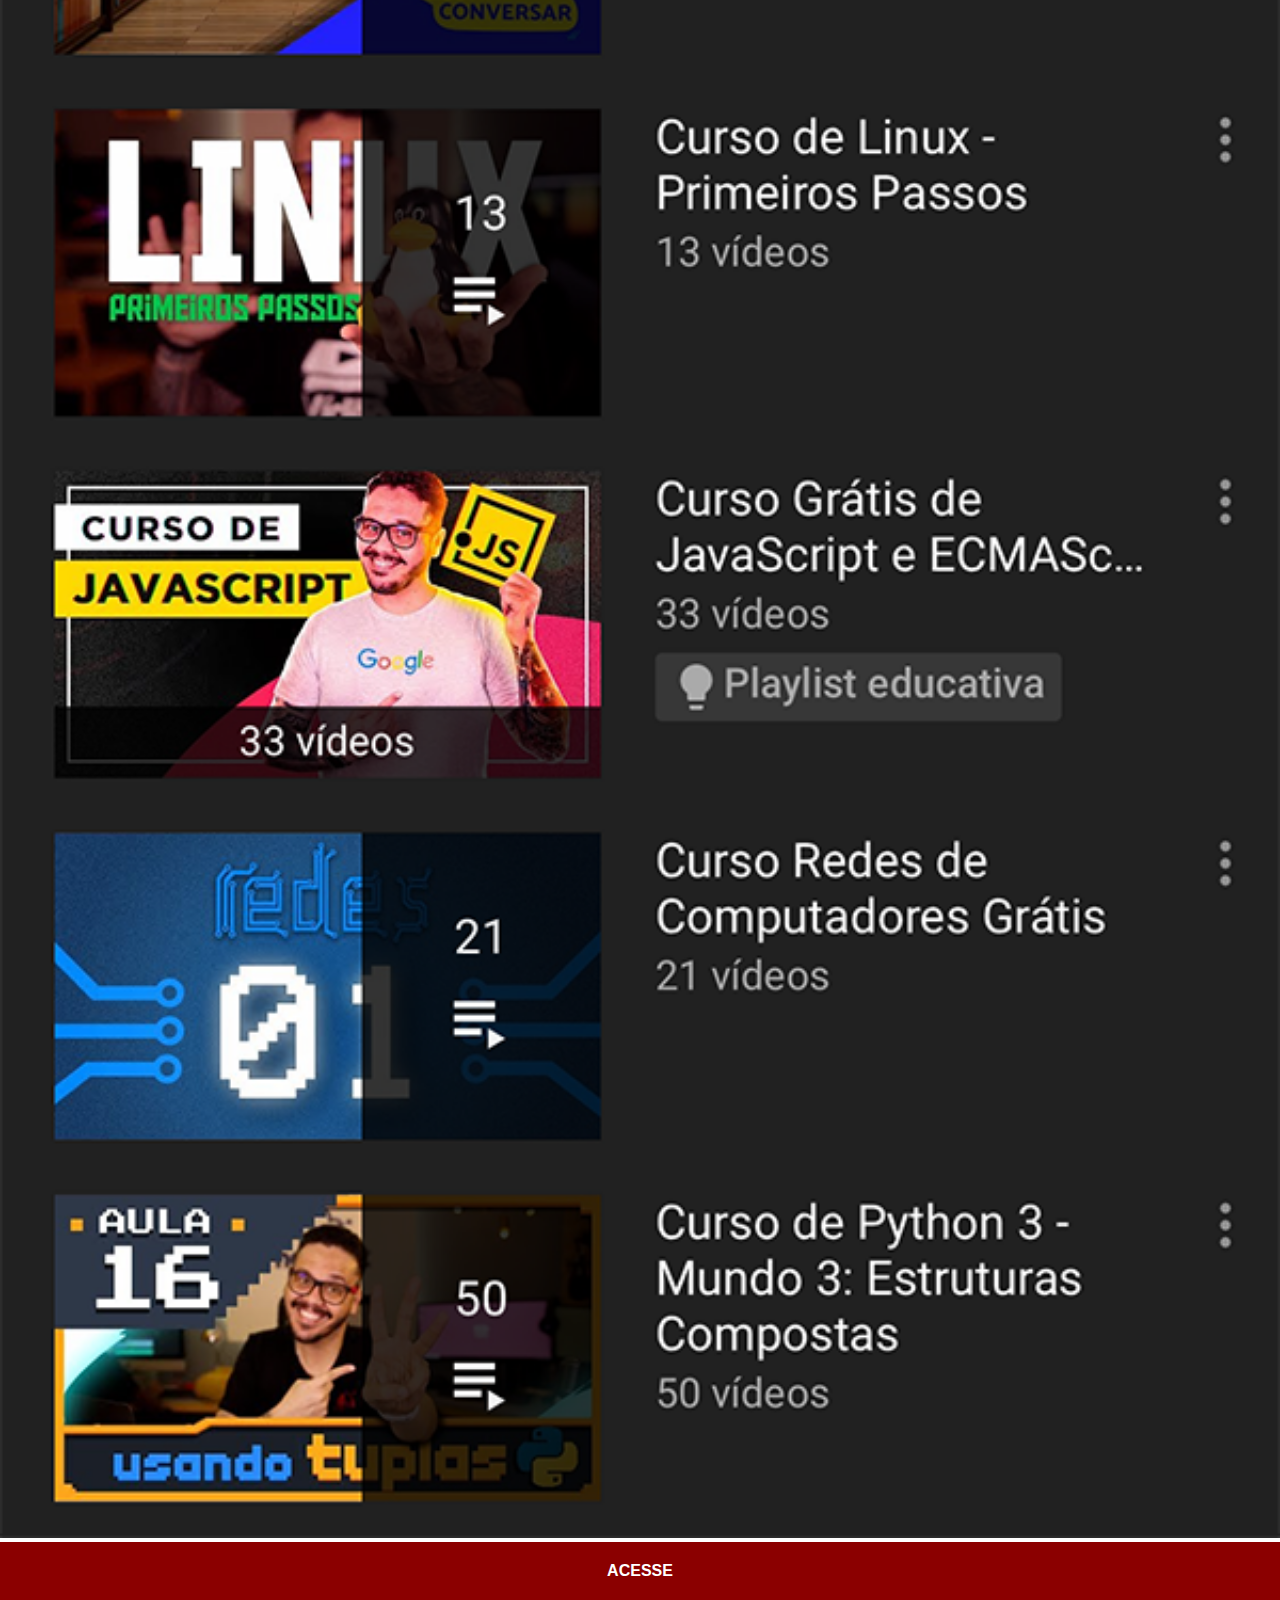
<file: youtube.html>
<!DOCTYPE html>
<html lang="pt-br">
<head>
    <meta charset="UTF-8">
    <meta name="viewport" content="width=device-width, initial-scale=1.0">
    <title>YouTube</title>
   <link rel="stylesheet" href="estilo/social.css">
</head>
<body>
    <img src="imagens/tela-youtube.png" alt="YouTube">
    <a href="https://www.youtube.com/@CursoemVideo/playlists" target="_blank">ACESSE</a>
</body>
</html>
</file>
<file: estilos/style.css>
@charset "UTF-8";

* {
margin: 0px;
padding: 0px;
font-family: Arial, Helvetica, sans-serif;
}

html, body {
    height: 100vh; 
    width: 100vw;
    background-color: black;
}

body {
    background: url('../imagens/fundo-madeira.jpg') no-repeat top center;
    background-size: cover;
    background-attachment: fixed;
}

main {
    position: relative;
    height: 100vh;
   
}

section#telefone {
    position: absolute;
    top: 50%;
    left: 50%;
    transform: translate(-50%, -50%);
    height: 627px;
    width: 311px;
    background: url('../imagens/frame-iphone.png ') no-repeat;

}

iframe#tela {
    position: relative;
    top: 80px;
    left: 22px;
    width: 267px;
    height: 471px;
}

section#redes-sociais {
    text-align: right;
}

section#redes-sociais img {
    width: 50px;
    margin: 10px;
    border-radius: 50%;
    box-shadow: 2px 2px 5px rgba(0, 0, 0, 0.400);
    box-sizing: border-box;
}

section#redes-sociais img:hover {
    border: 2px solid rgba(255, 255, 255, 0.637);
transform: translate(-3px, -3px);
    box-shadow: 5px 5px 10px rgba(0, 0, 0, 0.623);
    transition: transform .3s border 1s;

}
</file>
<file: estilo/social.css>
@charset "UTF-8";


* {
    margin: 0px;
    padding: 0px;
    font-family: Arial, Helvetica, sans-serif;
}

::-webkit-scrollbar {
    width: 0px;
    height: 0px;
}
img {
    width: 100vw;
}
a {
    display: block;
    background-color: darkred;
    color: white;
    padding: 20px;
    text-align: center;
    font-weight: bolder;
    text-decoration: none;
}

a:hover {
    background-color: red;
}
</file>
